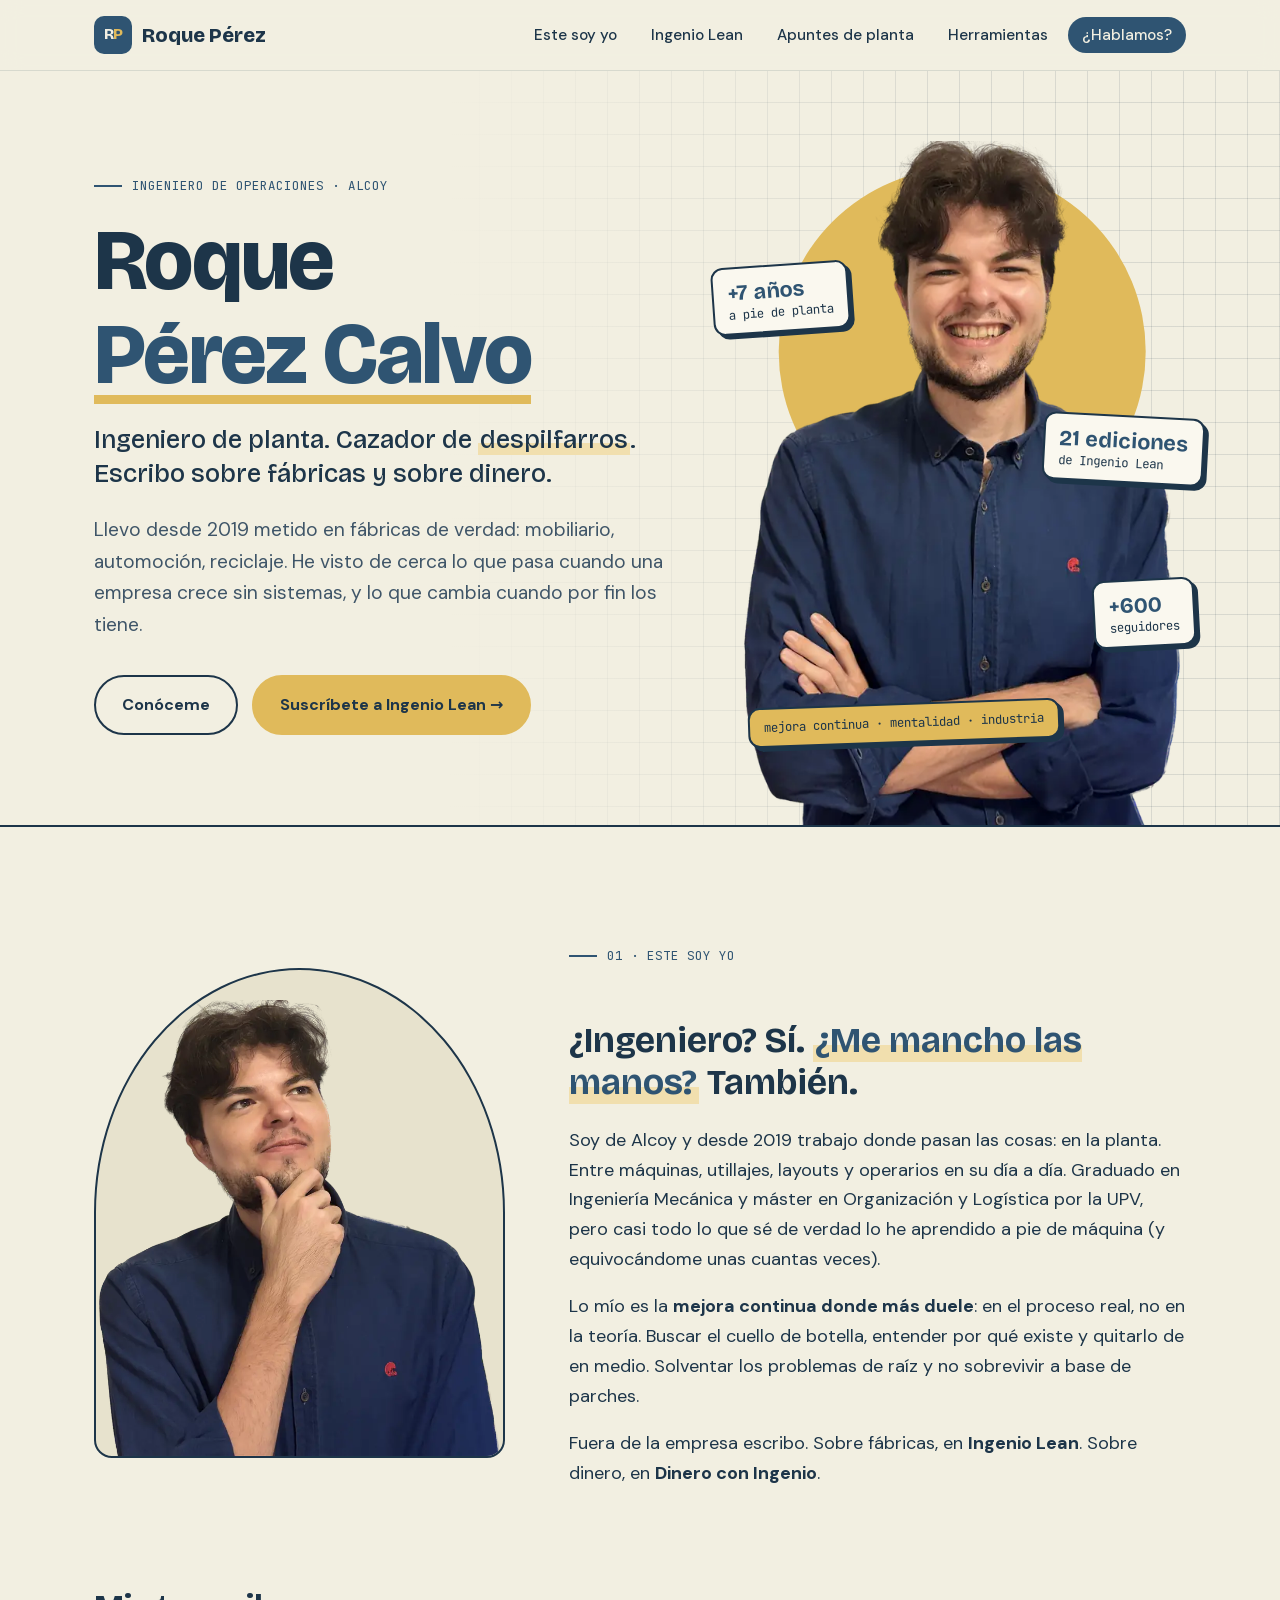
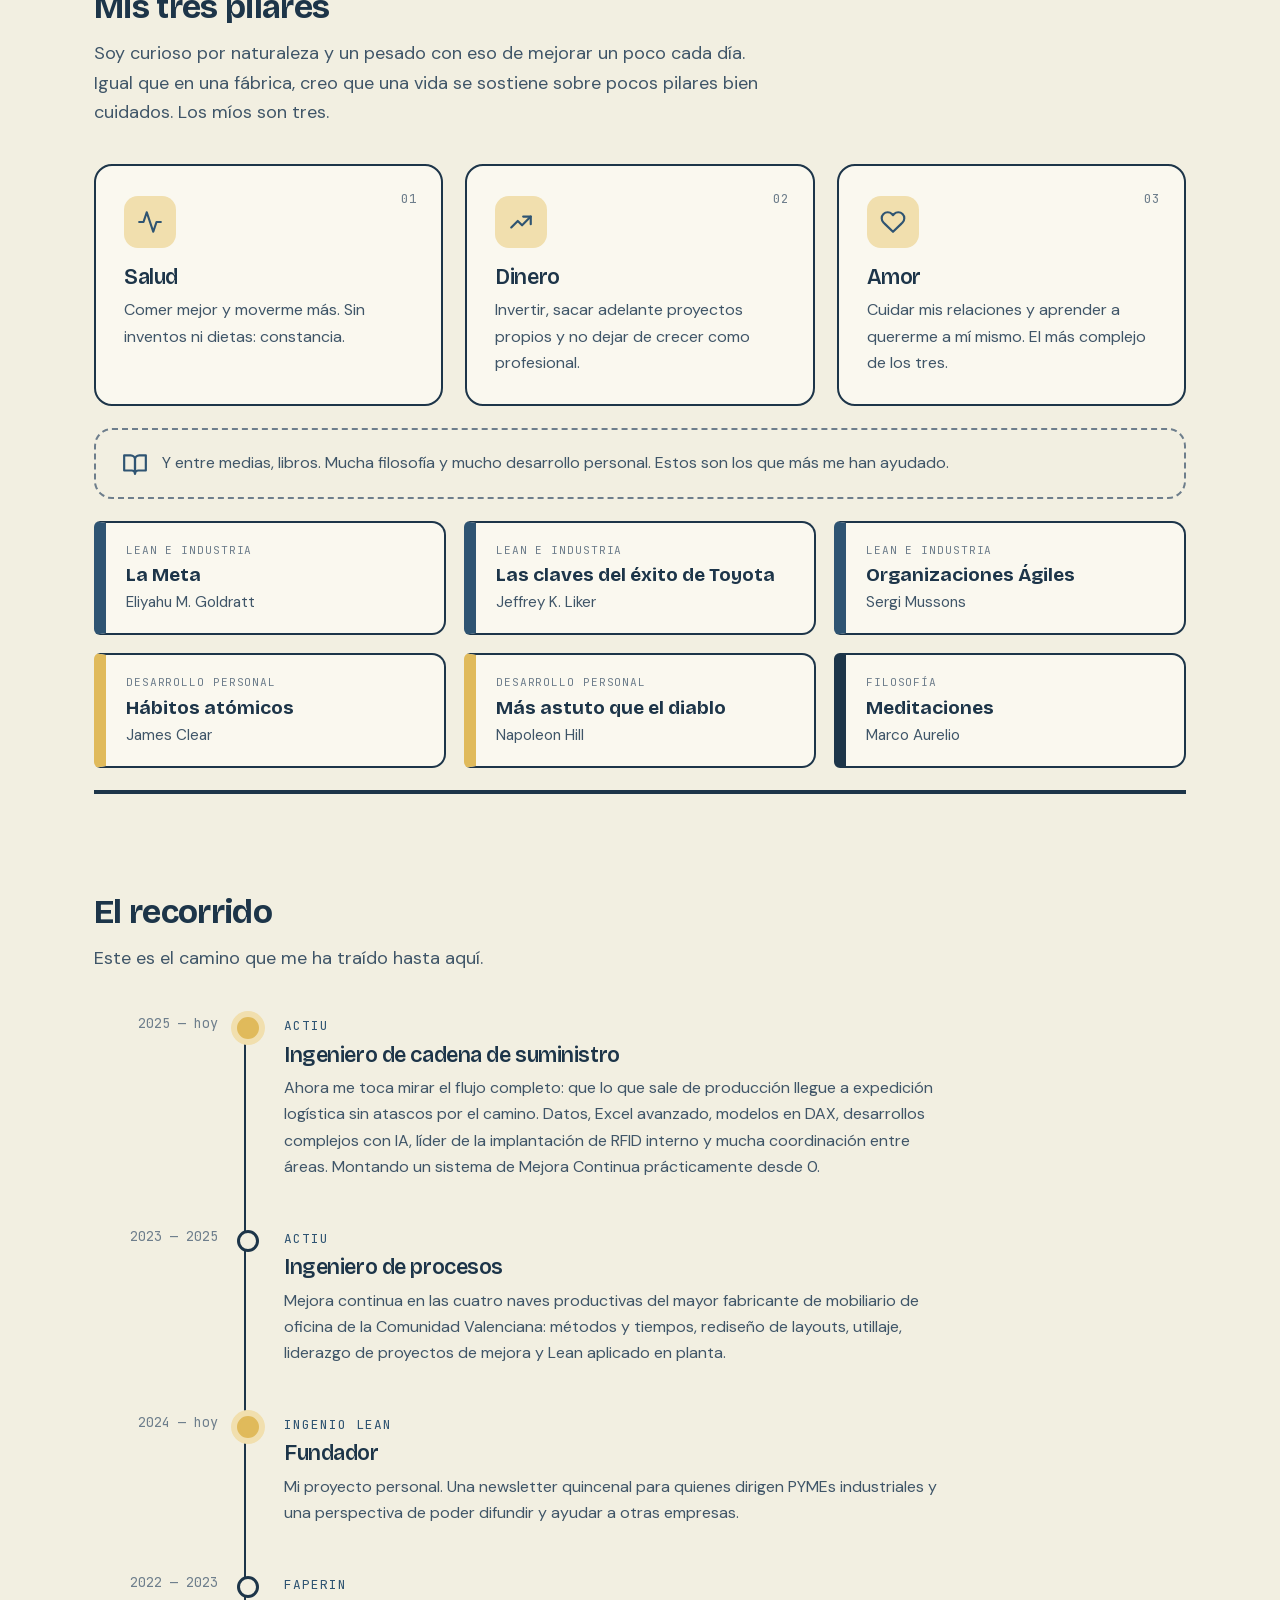
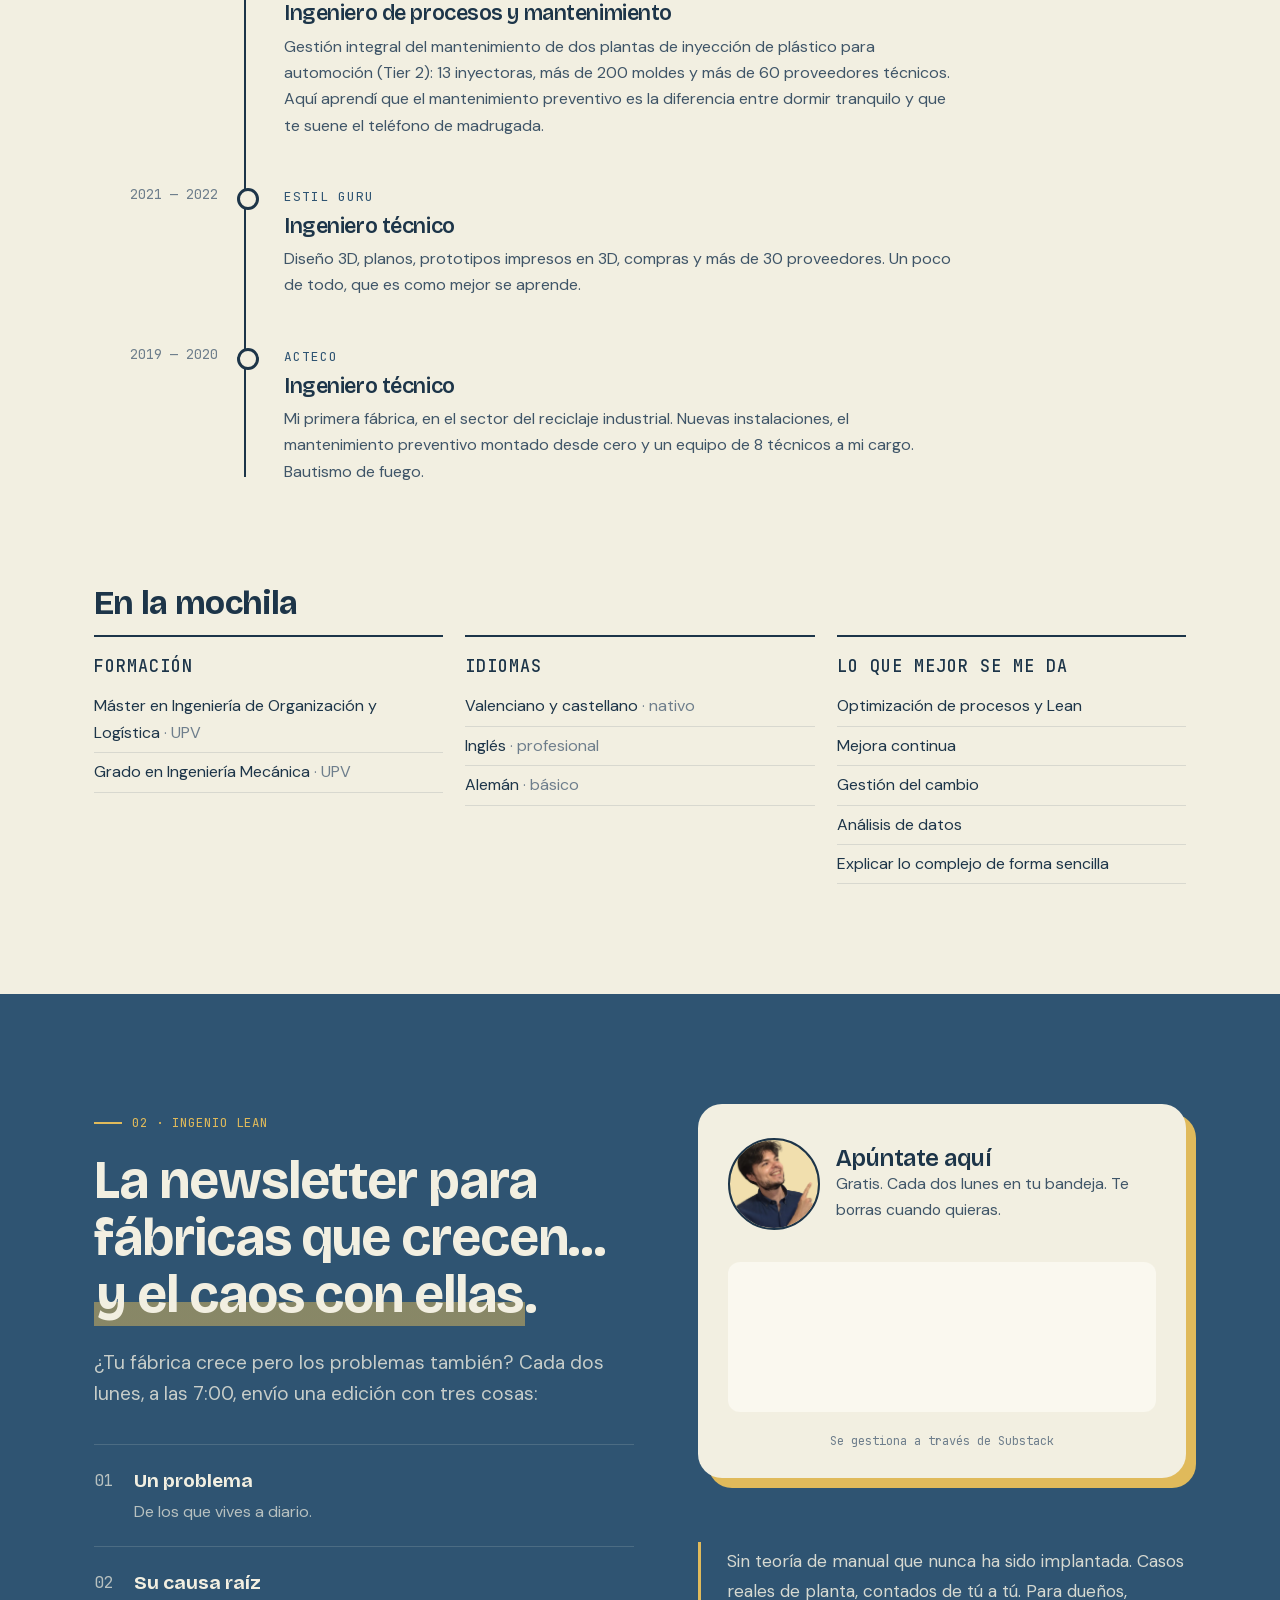
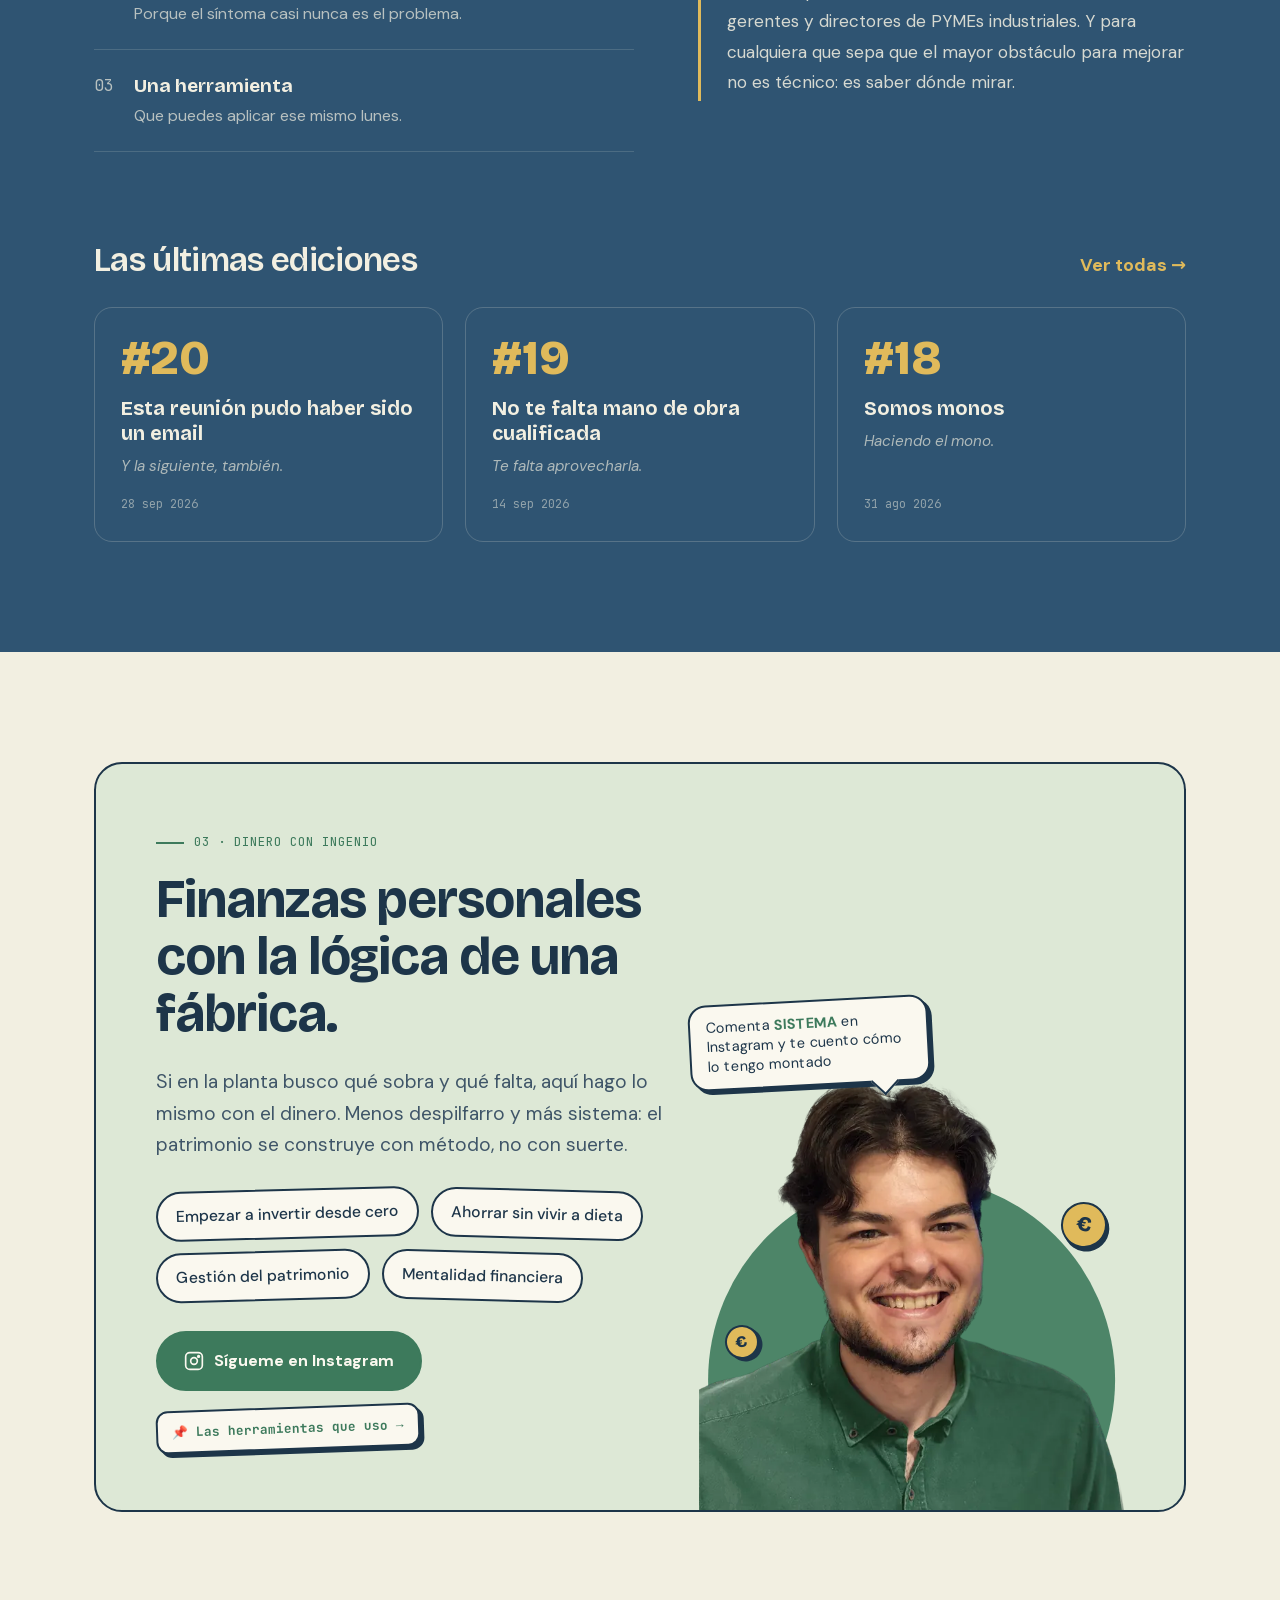
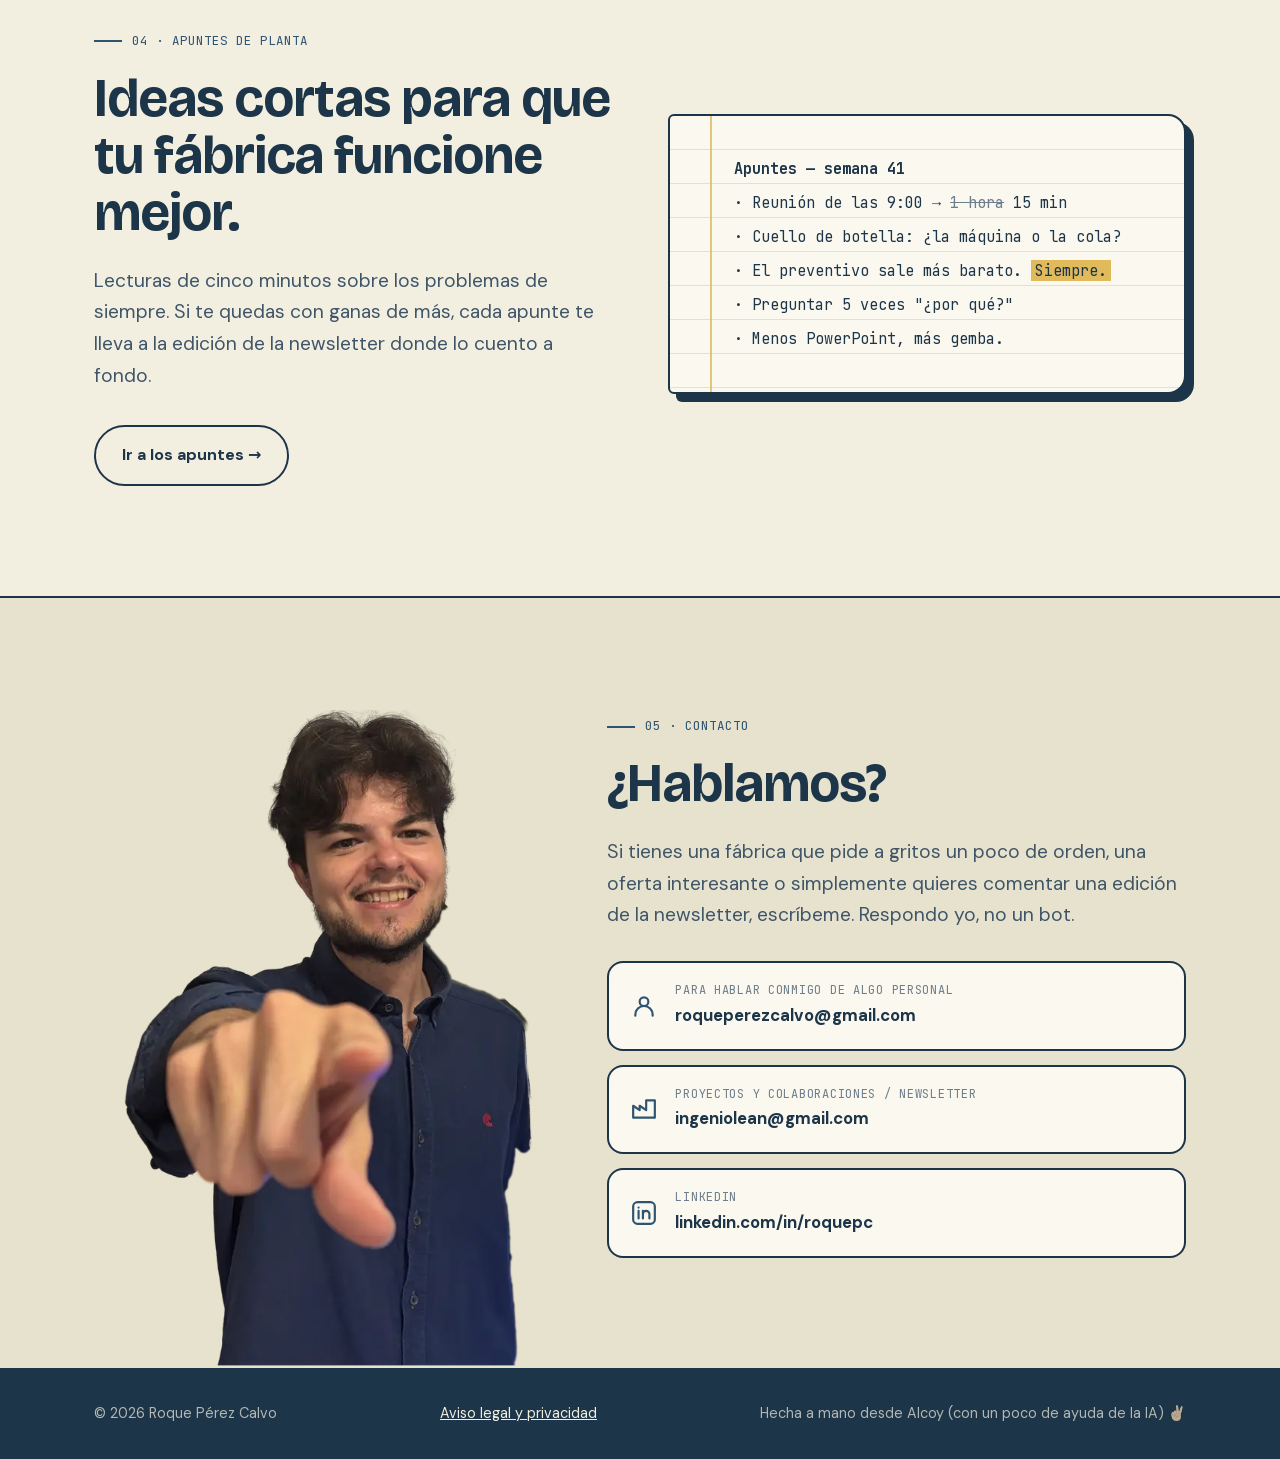
<file: index.html>
<!DOCTYPE html>
<html lang="es">
<head>
  <meta charset="UTF-8">
  <meta name="viewport" content="width=device-width, initial-scale=1.0">
  <title>Roque Pérez Calvo · Ingeniero de operaciones industriales y Lean</title>
  <meta name="description" content="Soy Roque Pérez Calvo, ingeniero de operaciones industriales desde 2019 (mobiliario, automoción y reciclaje). Escribo Ingenio Lean, la newsletter para quienes dirigen PYMEs industriales, y Dinero con Ingenio, sobre finanzas personales.">
  <meta name="author" content="Roque Pérez Calvo">
  <link rel="canonical" href="https://roqueperez.es/">

  <!-- Cómo se ve la web al compartirla en redes -->
  <meta property="og:type" content="website">
  <meta property="og:title" content="Roque Pérez Calvo · Ingeniero de planta que escribe sobre fábricas y dinero">
  <meta property="og:description" content="Mejora continua donde más duele: en el proceso real. Newsletter Ingenio Lean y proyecto Dinero con Ingenio.">
  <meta property="og:url" content="https://roqueperez.es/">
  <meta property="og:image" content="https://roqueperez.es/img/compartir.png">
  <meta property="og:image:width" content="1200">
  <meta property="og:image:height" content="630">
  <meta name="twitter:card" content="summary_large_image">
  <meta property="og:locale" content="es_ES">

  <!-- Ficha para Google: quién es Roque -->
  <script type="application/ld+json">
  {
    "@context": "https://schema.org",
    "@type": "Person",
    "name": "Roque Pérez Calvo",
    "url": "https://roqueperez.es/",
    "jobTitle": "Ingeniero de operaciones industriales",
    "description": "Ingeniero de operaciones industriales especializado en Lean y mejora continua. Fundador de Ingenio Lean.",
    "address": { "@type": "PostalAddress", "addressLocality": "Alcoy", "addressRegion": "Alicante", "addressCountry": "ES" },
    "alumniOf": { "@type": "CollegeOrUniversity", "name": "Universitat Politècnica de València" },
    "knowsAbout": ["Lean Manufacturing", "Mejora continua", "Optimización de procesos", "Cadena de suministro", "Finanzas personales"],
    "sameAs": ["https://www.linkedin.com/in/roquepc/", "https://ingeniolean.substack.com", "https://www.instagram.com/ingeniolean/", "https://www.instagram.com/dineroconingenio/"]
  }
  </script>

  <link rel="icon" href="favicon.svg" type="image/svg+xml">
  <link rel="stylesheet" href="estilos.css">
  <link rel="alternate" type="application/rss+xml" title="Apuntes de planta · Roque Pérez Calvo" href="https://roqueperez.es/apuntes-de-planta/feed.xml">
</head>
<body>
  <a class="saltar-contenido" href="#contenido">Saltar al contenido</a>

  <!-- ===================== CABECERA ===================== -->
  <header class="cabecera">
    <div class="contenedor">
      <a href="#inicio" class="logo"><span class="logo-marca">R<span>P</span></span>Roque Pérez</a>
      <button class="boton-menu" aria-label="Abrir menú" aria-expanded="false"><span></span><span></span><span></span></button>
      <ul class="menu">
        <li><a href="#este-soy-yo">Este soy yo</a></li>
        <li><a href="#ingenio-lean">Ingenio Lean</a></li>
        <li><a href="apuntes-de-planta/index.html">Apuntes de planta</a></li>
        <li><a href="herramientas/index.html">Herramientas</a></li>
        <li><a href="#contacto" class="menu-destacado">¿Hablamos?</a></li>
      </ul>
    </div>
  </header>

  <main id="contenido" tabindex="-1">

    <!-- ===================== PORTADA ===================== -->
    <section class="portada" id="inicio">
      <div class="contenedor">
        <div class="portada-texto">
          <p class="etiqueta" data-texto="portada.etiqueta">Ingeniero de operaciones · Alcoy</p>
          <h1>Roque <span class="apellidos">Pérez Calvo</span></h1>
          <p class="portada-lema" data-texto="portada.lema">Ingeniero de planta. Cazador de <span class="subrayado">despilfarros</span>. Escribo sobre fábricas y sobre dinero.</p>
          <p class="entradilla" data-texto="portada.entradilla">Llevo desde 2019 metido en fábricas de verdad: mobiliario, automoción, reciclaje. He visto de cerca lo que pasa cuando una empresa crece sin sistemas, y lo que cambia cuando por fin los tiene.</p>
          <div class="botones">
            <a href="#este-soy-yo" class="boton boton-secundario" data-texto="portada.boton-conoceme">Conóceme</a>
            <a href="#ingenio-lean" class="boton boton-principal" data-texto="portada.boton-suscribete">Suscríbete a Ingenio Lean →</a>
          </div>
        </div>
        <div class="portada-foto">
          <img src="img/roque-brazos-cruzados.webp" width="566" height="880" fetchpriority="high" alt="Roque Pérez Calvo sonriendo con los brazos cruzados">
          <div class="nota nota-1" data-texto="portada.nota-anos"><strong>+7 años</strong> a pie de planta</div>
          <div class="nota nota-2" data-texto="portada.nota-ediciones"><strong>21 ediciones</strong> de Ingenio Lean</div>
          <div class="nota nota-3" data-texto="portada.nota-amarilla">mejora continua · mentalidad · industria</div>
          <div class="nota nota-4" data-texto="portada.nota-seguidores"><strong>+600</strong> seguidores</div>
        </div>
      </div>
    </section>

    <!-- ===================== ESTE SOY YO ===================== -->
    <section class="seccion" id="este-soy-yo">
      <div class="contenedor">
        <div class="yo-intro">
          <div class="yo-foto aparece">
            <img src="img/roque-pensando.webp" width="787" height="880" loading="lazy" alt="Roque pensando, con la mano en la barbilla">
          </div>
          <div class="yo-texto aparece">
            <p class="etiqueta" data-texto="yo.etiqueta">01 · Este soy yo</p>
            <p class="gancho" data-texto="yo.gancho">¿Ingeniero? Sí. <span class="subrayado">¿Me mancho las manos?</span> También.</p>
            <div data-texto="yo.texto" data-formato="parrafos"><p>Soy de Alcoy y desde 2019 trabajo donde pasan las cosas: en la planta. Entre máquinas, utillajes, layouts y operarios en su día a día. Graduado en Ingeniería Mecánica y máster en Organización y Logística por la UPV, pero casi todo lo que sé de verdad lo he aprendido a pie de máquina (y equivocándome unas cuantas veces).</p><p>Lo mío es la <strong>mejora continua donde más duele</strong>: en el proceso real, no en la teoría. Buscar el cuello de botella, entender por qué existe y quitarlo de en medio. Solventar los problemas de raíz y no sobrevivir a base de parches.</p><p>Fuera de la empresa escribo. Sobre fábricas, en <strong>Ingenio Lean</strong>. Sobre dinero, en <strong>Dinero con Ingenio</strong>.</p></div>
          </div>
        </div>

        <!-- Pilares -->
        <h3 class="subtitulo aparece" data-texto="pilares.titulo">Mis tres pilares</h3>
        <p class="subtitulo-intro aparece" data-texto="pilares.intro">Soy curioso por naturaleza y un pesado con eso de mejorar un poco cada día. Igual que en una fábrica, creo que una vida se sostiene sobre pocos pilares bien cuidados. Los míos son tres.</p>
        <div class="pilares">
          <article class="pilar aparece">
            <span class="pilar-num">01</span>
            <div class="pilar-icono"><svg viewBox="0 0 24 24" fill="none" stroke="currentColor" stroke-width="2" stroke-linecap="round" stroke-linejoin="round"><path d="M22 12h-4l-3 9L9 3l-3 9H2"/></svg></div>
            <h3 data-texto="pilares.1.titulo">Salud</h3>
            <p data-texto="pilares.1.texto">Comer mejor y moverme más. Sin inventos ni dietas: constancia.</p>
          </article>
          <article class="pilar aparece">
            <span class="pilar-num">02</span>
            <div class="pilar-icono"><svg viewBox="0 0 24 24" fill="none" stroke="currentColor" stroke-width="2" stroke-linecap="round" stroke-linejoin="round"><path d="M3 17l6-6 4 4 8-8"/><path d="M14 7h7v7"/></svg></div>
            <h3 data-texto="pilares.2.titulo">Dinero</h3>
            <p data-texto="pilares.2.texto">Invertir, sacar adelante proyectos propios y no dejar de crecer como profesional.</p>
          </article>
          <article class="pilar aparece">
            <span class="pilar-num">03</span>
            <div class="pilar-icono"><svg viewBox="0 0 24 24" fill="none" stroke="currentColor" stroke-width="2" stroke-linecap="round" stroke-linejoin="round"><path d="M20.8 4.6a5.5 5.5 0 0 0-7.8 0L12 5.7l-1-1.1a5.5 5.5 0 0 0-7.8 7.8l1 1.1L12 21l7.8-7.5 1-1.1a5.5 5.5 0 0 0 0-7.8z"/></svg></div>
            <h3 data-texto="pilares.3.titulo">Amor</h3>
            <p data-texto="pilares.3.texto">Cuidar mis relaciones y aprender a quererme a mí mismo. El más complejo de los tres.</p>
          </article>
        </div>
        <div class="lecturas aparece">
          <svg viewBox="0 0 24 24" fill="none" stroke="currentColor" stroke-width="2" stroke-linecap="round" stroke-linejoin="round"><path d="M2 4h6a4 4 0 0 1 4 4v13a3 3 0 0 0-3-3H2z"/><path d="M22 4h-6a4 4 0 0 0-4 4v13a3 3 0 0 1 3-3h7z"/></svg>
          <span data-texto="pilares.libros">Y entre medias, libros. Mucha filosofía y mucho desarrollo personal. Estos son los que más me han ayudado.</span>
        </div>
        <!-- ROBOT:ESTANTERIA:INICIO -->
        <div class="estanteria aparece">
          <article class="libro libro-lean-e-industria">
            <span class="libro-categoria">Lean e industria</span>
            <h4>La Meta</h4>
            <span class="libro-autor">Eliyahu M. Goldratt</span>
          </article>
          <article class="libro libro-lean-e-industria">
            <span class="libro-categoria">Lean e industria</span>
            <h4>Las claves del éxito de Toyota</h4>
            <span class="libro-autor">Jeffrey K. Liker</span>
          </article>
          <article class="libro libro-lean-e-industria">
            <span class="libro-categoria">Lean e industria</span>
            <h4>Organizaciones Ágiles</h4>
            <span class="libro-autor">Sergi Mussons</span>
          </article>
          <article class="libro libro-desarrollo-personal">
            <span class="libro-categoria">Desarrollo personal</span>
            <h4>Hábitos atómicos</h4>
            <span class="libro-autor">James Clear</span>
          </article>
          <article class="libro libro-desarrollo-personal">
            <span class="libro-categoria">Desarrollo personal</span>
            <h4>Más astuto que el diablo</h4>
            <span class="libro-autor">Napoleon Hill</span>
          </article>
          <article class="libro libro-filosofia">
            <span class="libro-categoria">Filosofía</span>
            <h4>Meditaciones</h4>
            <span class="libro-autor">Marco Aurelio</span>
          </article>
        </div>
        <!-- ROBOT:ESTANTERIA:FIN -->

        <!-- Recorrido -->
        <h3 class="subtitulo aparece" data-texto="recorrido.titulo">El recorrido</h3>
        <p class="subtitulo-intro aparece" data-texto="recorrido.intro">Este es el camino que me ha traído hasta aquí.</p>
        <ol class="recorrido">
          <li class="hito actual aparece">
            <div class="hito-fecha" data-texto="recorrido.1.fechas">2025 — hoy</div>
            <div>
              <span class="hito-empresa" data-texto="recorrido.1.empresa">ACTIU</span>
              <h3 data-texto="recorrido.1.puesto">Ingeniero de cadena de suministro</h3>
              <p data-texto="recorrido.1.texto">Ahora me toca mirar el flujo completo: que lo que sale de producción llegue a expedición logística sin atascos por el camino. Datos, Excel avanzado, modelos en DAX, desarrollos complejos con IA, líder de la implantación de RFID interno y mucha coordinación entre áreas. Montando un sistema de Mejora Continua prácticamente desde 0.</p>
            </div>
          </li>
          <li class="hito aparece">
            <div class="hito-fecha" data-texto="recorrido.2.fechas">2023 — 2025</div>
            <div>
              <span class="hito-empresa" data-texto="recorrido.2.empresa">ACTIU</span>
              <h3 data-texto="recorrido.2.puesto">Ingeniero de procesos</h3>
              <p data-texto="recorrido.2.texto">Mejora continua en las cuatro naves productivas del mayor fabricante de mobiliario de oficina de la Comunidad Valenciana: métodos y tiempos, rediseño de layouts, utillaje, liderazgo de proyectos de mejora y Lean aplicado en planta.</p>
            </div>
          </li>
          <li class="hito actual aparece">
            <div class="hito-fecha" data-texto="recorrido.3.fechas">2024 — hoy</div>
            <div>
              <span class="hito-empresa" data-texto="recorrido.3.empresa">Ingenio Lean</span>
              <h3 data-texto="recorrido.3.puesto">Fundador</h3>
              <p data-texto="recorrido.3.texto">Mi proyecto personal. Una newsletter quincenal para quienes dirigen PYMEs industriales y una perspectiva de poder difundir y ayudar a otras empresas.</p>
            </div>
          </li>
          <li class="hito aparece">
            <div class="hito-fecha" data-texto="recorrido.4.fechas">2022 — 2023</div>
            <div>
              <span class="hito-empresa" data-texto="recorrido.4.empresa">FAPERIN</span>
              <h3 data-texto="recorrido.4.puesto">Ingeniero de procesos y mantenimiento</h3>
              <p data-texto="recorrido.4.texto">Gestión integral del mantenimiento de dos plantas de inyección de plástico para automoción (Tier 2): 13 inyectoras, más de 200 moldes y más de 60 proveedores técnicos. Aquí aprendí que el mantenimiento preventivo es la diferencia entre dormir tranquilo y que te suene el teléfono de madrugada.</p>
            </div>
          </li>
          <li class="hito aparece">
            <div class="hito-fecha" data-texto="recorrido.5.fechas">2021 — 2022</div>
            <div>
              <span class="hito-empresa" data-texto="recorrido.5.empresa">Estil Guru</span>
              <h3 data-texto="recorrido.5.puesto">Ingeniero técnico</h3>
              <p data-texto="recorrido.5.texto">Diseño 3D, planos, prototipos impresos en 3D, compras y más de 30 proveedores. Un poco de todo, que es como mejor se aprende.</p>
            </div>
          </li>
          <li class="hito aparece">
            <div class="hito-fecha" data-texto="recorrido.6.fechas">2019 — 2020</div>
            <div>
              <span class="hito-empresa" data-texto="recorrido.6.empresa">ACTECO</span>
              <h3 data-texto="recorrido.6.puesto">Ingeniero técnico</h3>
              <p data-texto="recorrido.6.texto">Mi primera fábrica, en el sector del reciclaje industrial. Nuevas instalaciones, el mantenimiento preventivo montado desde cero y un equipo de 8 técnicos a mi cargo. Bautismo de fuego.</p>
            </div>
          </li>
        </ol>

        <!-- Mochila -->
        <h3 class="subtitulo aparece" data-texto="mochila.titulo">En la mochila</h3>
        <div class="mochila">
          <div class="mochila-item aparece">
            <h3 data-texto="mochila.1.titulo">Formación</h3>
            <ul data-texto="mochila.1.lista" data-formato="lista"><li>Máster en Ingeniería de Organización y Logística <span>· UPV</span></li><li>Grado en Ingeniería Mecánica <span>· UPV</span></li></ul>
          </div>
          <div class="mochila-item aparece">
            <h3 data-texto="mochila.2.titulo">Idiomas</h3>
            <ul data-texto="mochila.2.lista" data-formato="lista"><li>Valenciano y castellano <span>· nativo</span></li><li>Inglés <span>· profesional</span></li><li>Alemán <span>· básico</span></li></ul>
          </div>
          <div class="mochila-item aparece">
            <h3 data-texto="mochila.3.titulo">Lo que mejor se me da</h3>
            <ul data-texto="mochila.3.lista" data-formato="lista"><li>Optimización de procesos y Lean</li><li>Mejora continua</li><li>Gestión del cambio</li><li>Análisis de datos</li><li>Explicar lo complejo de forma sencilla</li></ul>
          </div>
        </div>
      </div>
    </section>

    <!-- ===================== INGENIO LEAN ===================== -->
    <section class="seccion oscura" id="ingenio-lean">
      <div class="contenedor">
        <div class="lean-grid">
          <div class="aparece">
            <p class="etiqueta" data-texto="lean.etiqueta">02 · Ingenio Lean</p>
            <h2 data-texto="lean.titulo">La newsletter para fábricas que crecen… <span class="subrayado">y el caos con ellas</span>.</h2>
            <p class="entradilla" data-texto="lean.entradilla">¿Tu fábrica crece pero los problemas también? Cada dos lunes, a las 7:00, envío una edición con tres cosas:</p>
            <ol class="pasos">
              <li class="paso"><span class="paso-num">01</span><div><strong data-texto="lean.paso-1.titulo">Un problema</strong><span data-texto="lean.paso-1.texto">De los que vives a diario.</span></div></li>
              <li class="paso"><span class="paso-num">02</span><div><strong data-texto="lean.paso-2.titulo">Su causa raíz</strong><span data-texto="lean.paso-2.texto">Porque el síntoma casi nunca es el problema.</span></div></li>
              <li class="paso"><span class="paso-num">03</span><div><strong data-texto="lean.paso-3.titulo">Una herramienta</strong><span data-texto="lean.paso-3.texto">Que puedes aplicar ese mismo lunes.</span></div></li>
            </ol>
          </div>

          <div class="lean-lado">
          <div class="suscripcion aparece">
            <div class="suscripcion-cabecera">
              <img src="img/roque-senalando.webp" width="722" height="880" loading="lazy" alt="Roque señalando hacia arriba">
              <div>
                <h3 data-texto="lean.suscripcion-titulo">Apúntate aquí</h3>
                <p data-texto="lean.suscripcion-texto">Gratis. Cada dos lunes en tu bandeja. Te borras cuando quieras.</p>
              </div>
            </div>
            <iframe src="https://ingeniolean.substack.com/embed" title="Formulario de suscripción a Ingenio Lean" loading="lazy" scrolling="no"></iframe>
            <small data-texto="lean.suscripcion-nota">Se gestiona a través de Substack</small>
          </div>
            <p class="lean-para aparece" data-texto="lean.texto">Sin teoría de manual que nunca ha sido implantada. Casos reales de planta, contados de tú a tú. Para dueños, gerentes y directores de PYMEs industriales. Y para cualquiera que sepa que el mayor obstáculo para mejorar no es técnico: es saber dónde mirar.</p>
          </div>
        </div>

        <div class="ediciones-titulo aparece">
          <h3 data-texto="lean.ediciones-titulo">Las últimas ediciones</h3>
          <a href="https://ingeniolean.substack.com" target="_blank" rel="noopener" data-texto="lean.ediciones-enlace">Ver todas →</a>
        </div>
        <!-- ROBOT:EDICIONES:INICIO -->
        <div class="ediciones">
          <a class="edicion aparece" href="https://ingeniolean.substack.com/p/20-esta-reunion-pudo-haber-sido-un" target="_blank" rel="noopener">
            <span class="edicion-num">#20</span>
            <h4>Esta reunión pudo haber sido un email</h4>
            <p>Y la siguiente, también.</p>
            <span class="edicion-fecha">28 sep 2026</span>
          </a>
          <a class="edicion aparece" href="https://ingeniolean.substack.com/p/19-no-te-falta-mano-de-obra-cualificada" target="_blank" rel="noopener">
            <span class="edicion-num">#19</span>
            <h4>No te falta mano de obra cualificada</h4>
            <p>Te falta aprovecharla.</p>
            <span class="edicion-fecha">14 sep 2026</span>
          </a>
          <a class="edicion aparece" href="https://ingeniolean.substack.com/p/18-somos-monos" target="_blank" rel="noopener">
            <span class="edicion-num">#18</span>
            <h4>Somos monos</h4>
            <p>Haciendo el mono.</p>
            <span class="edicion-fecha">31 ago 2026</span>
          </a>
        </div>
        <!-- ROBOT:EDICIONES:FIN -->
        <!-- ROBOT:HERRAMIENTAS-PORTADA:INICIO -->
        <!-- ROBOT:HERRAMIENTAS-PORTADA:FIN -->
      </div>
    </section>

    <!-- ===================== DINERO CON INGENIO ===================== -->
    <section class="seccion" id="dinero-con-ingenio">
      <div class="contenedor">
        <div class="dinero aparece">
          <div class="dinero-texto">
            <p class="etiqueta" data-texto="dinero.etiqueta">03 · Dinero con Ingenio</p>
            <h2 data-texto="dinero.titulo">Finanzas personales con la lógica de una fábrica.</h2>
            <p class="entradilla" data-texto="dinero.entradilla">Si en la planta busco qué sobra y qué falta, aquí hago lo mismo con el dinero. Menos despilfarro y más sistema: el patrimonio se construye con método, no con suerte.</p>
            <div class="temas" data-texto="dinero.temas" data-formato="temas"><span class="tema">Empezar a invertir desde cero</span><span class="tema">Ahorrar sin vivir a dieta</span><span class="tema">Gestión del patrimonio</span><span class="tema">Mentalidad financiera</span></div>
            <div class="botones dinero-botones">
              <a href="https://www.instagram.com/dineroconingenio/" class="boton boton-verde" target="_blank" rel="noopener" data-goatcounter-click="portada-dinero-instagram"><svg viewBox="0 0 24 24" fill="none" stroke="currentColor" stroke-width="2" aria-hidden="true"><rect x="2" y="2" width="20" height="20" rx="5"/><circle cx="12" cy="12" r="4"/><circle cx="17.5" cy="6.5" r="1" fill="currentColor"/></svg><span data-texto="dinero.boton">Sígueme en Instagram</span></a>
              <a class="dinero-anotacion" href="dinero/index.html" data-goatcounter-click="portada-dinero-enlaces" data-texto="dinero.anotacion">📌 Las herramientas que uso →</a>
            </div>
          </div>
          <div class="dinero-foto">
            <a class="dinero-bocadillo" href="https://www.instagram.com/dineroconingenio/" target="_blank" rel="noopener" data-goatcounter-click="portada-dinero-sistema" data-texto="dinero.bocadillo">Comenta <strong>SISTEMA</strong> en Instagram y te cuento cómo lo tengo montado</a>
            <img src="img/roque-dinero.webp" width="617" height="640" loading="lazy" alt="Roque Pérez Calvo sonriendo, con camisa verde">
            <span class="dinero-moneda" aria-hidden="true">€</span>
            <span class="dinero-moneda dinero-moneda-2" aria-hidden="true">€</span>
          </div>
        </div>
      </div>
    </section>

    <!-- ===================== APUNTES DE PLANTA ===================== -->
    <section class="seccion" id="apuntes" style="padding-top: 0;">
      <div class="contenedor">
        <div class="apuntes">
          <div class="aparece">
            <p class="etiqueta" data-texto="apuntes.etiqueta">04 · Apuntes de planta</p>
            <h2 data-texto="apuntes.titulo">Ideas cortas para que tu fábrica funcione mejor.</h2>
            <p class="entradilla" data-texto="apuntes.entradilla">Lecturas de cinco minutos sobre los problemas de siempre. Si te quedas con ganas de más, cada apunte te lleva a la edición de la newsletter donde lo cuento a fondo.</p>
            <div class="botones">
              <a href="apuntes-de-planta/index.html" class="boton boton-secundario" data-texto="apuntes.boton">Ir a los apuntes →</a>
            </div>
          </div>
          <div class="libreta aparece" data-texto="apuntes.libreta" data-formato="libreta"><p><strong>Apuntes — semana 41</strong></p><p>· Reunión de las 9:00 → <span class="tachado">1 hora</span> 15 min</p><p>· Cuello de botella: ¿la máquina o la cola?</p><p>· El preventivo sale más barato. <span class="subrayado">Siempre.</span></p><p>· Preguntar 5 veces "¿por qué?"</p><p>· Menos PowerPoint, más gemba.</p></div>
        </div>
        <!-- ROBOT:ULTIMOS:INICIO -->
        <!-- ROBOT:ULTIMOS:FIN -->
      </div>
    </section>

    <!-- ===================== CONTACTO ===================== -->
    <section class="seccion seccion-contacto" id="contacto">
      <div class="contenedor">
        <div class="contacto">
          <div class="contacto-foto aparece">
            <img src="img/roque-te-senala.webp" width="562" height="880" loading="lazy" alt="Roque señalándote con el dedo">
          </div>
          <div class="contacto-texto aparece">
            <p class="etiqueta" data-texto="contacto.etiqueta">05 · Contacto</p>
            <h2 data-texto="contacto.titulo">¿Hablamos?</h2>
            <p class="entradilla" data-texto="contacto.entradilla">Si tienes una fábrica que pide a gritos un poco de orden, una oferta interesante o simplemente quieres comentar una edición de la newsletter, escríbeme. Respondo yo, no un bot.</p>
            <div class="contacto-tarjetas">
              <a class="tarjeta-contacto" href="#contacto" data-correo="roqueperezcalvo" data-dominio="gmail.com">
                <svg viewBox="0 0 24 24" fill="none" stroke="currentColor" stroke-width="2" stroke-linecap="round" stroke-linejoin="round"><circle cx="12" cy="8" r="4"/><path d="M4 21v-1a7 7 0 0 1 16 0v1"/></svg>
                <div><small data-texto="contacto.etiqueta-email-personal">Para hablar conmigo de algo personal</small><strong>roqueperezcalvo (arroba) gmail.com</strong></div>
              </a>
              <a class="tarjeta-contacto" href="#contacto" data-correo="ingeniolean" data-dominio="gmail.com">
                <svg viewBox="0 0 24 24" fill="none" stroke="currentColor" stroke-width="2" stroke-linecap="round" stroke-linejoin="round"><path d="M2 20V9l6 4V9l6 4V4h8v16z"/></svg>
                <div><small data-texto="contacto.etiqueta-email-proyectos">Proyectos y colaboraciones / newsletter</small><strong>ingeniolean (arroba) gmail.com</strong></div>
              </a>
              <a class="tarjeta-contacto" href="https://www.linkedin.com/in/roquepc/" target="_blank" rel="noopener">
                <svg viewBox="0 0 24 24" fill="none" stroke="currentColor" stroke-width="2" stroke-linecap="round" stroke-linejoin="round"><rect x="2" y="2" width="20" height="20" rx="4"/><path d="M7 10v7M7 7v.01M11 17v-7M11 13a3 3 0 0 1 6 0v4"/></svg>
                <div><small data-texto="contacto.etiqueta-linkedin">LinkedIn</small><strong>linkedin.com/in/roquepc</strong></div>
              </a>
            </div>
          </div>
        </div>
      </div>
    </section>

  </main>

  <footer class="pie">
    <div class="contenedor">
      <span>© 2026 Roque Pérez Calvo</span>
      <a href="aviso-legal/index.html">Aviso legal y privacidad</a>
      <span data-texto="pie.frase">Hecha a mano desde Alcoy (con un poco de ayuda de la IA) ✌🏻</span>
    </div>
  </footer>

  <script src="textos.js"></script>
  <script src="script.js"></script>
  <!-- Estadísticas de visitas (GoatCounter, sin cookies) -->
  <script data-goatcounter="https://ingeniolean.goatcounter.com/count" async src="https://gc.zgo.at/count.js"></script>
</body>
</html>
</file>
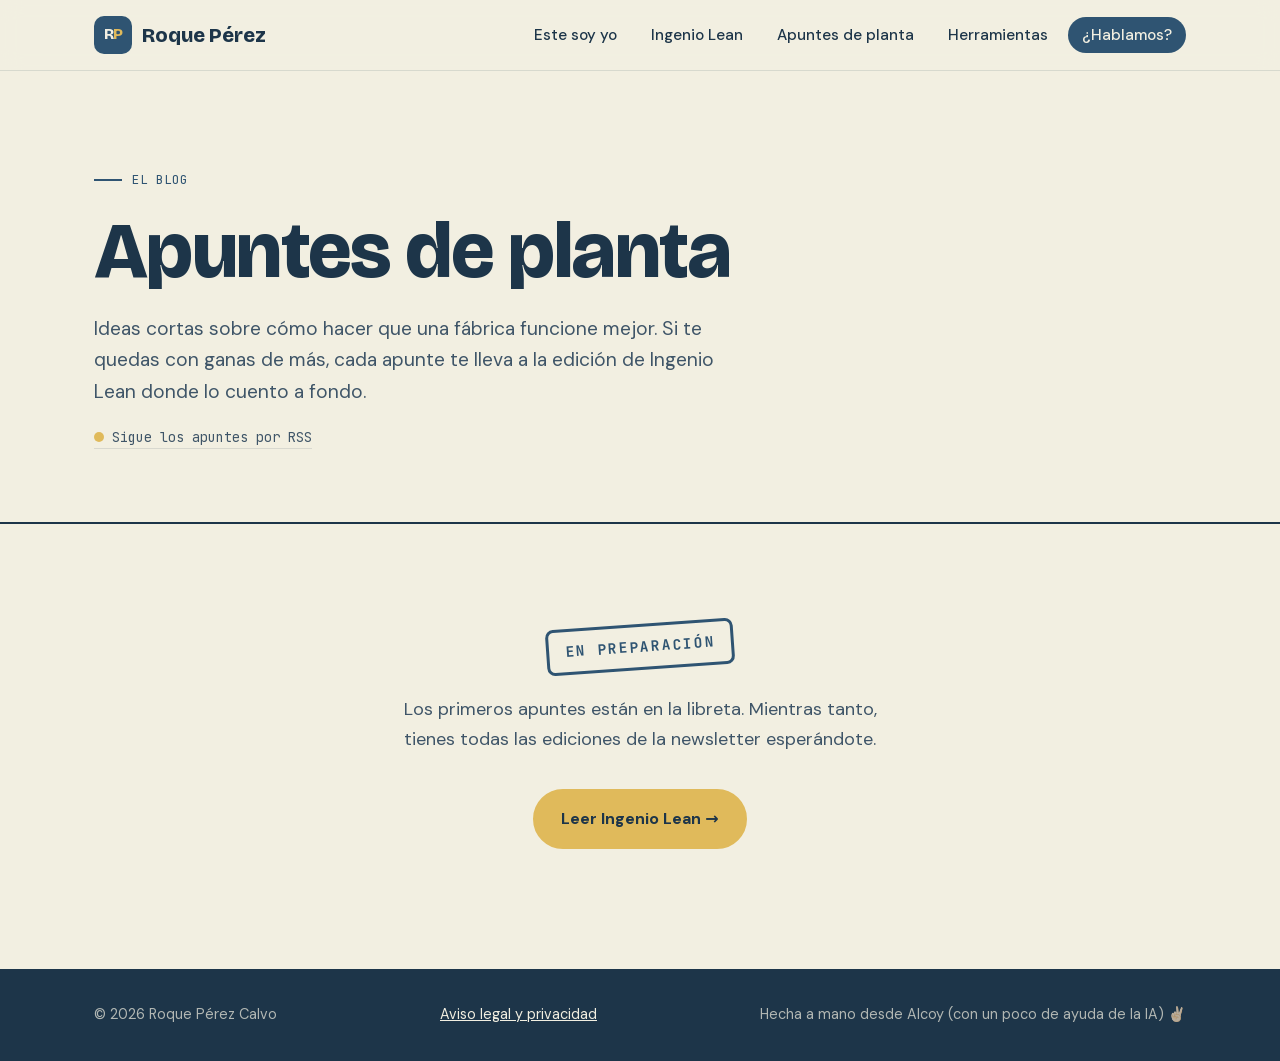
<file: apuntes-de-planta/index.html>
<!DOCTYPE html>
<html lang="es">
<head>
  <meta charset="UTF-8">
  <meta name="viewport" content="width=device-width, initial-scale=1.0">
  <title>Apuntes de planta · Roque Pérez Calvo</title>
  <meta name="description" content="Apuntes de planta: ideas cortas sobre Lean, mejora continua y cómo hacer que una fábrica funcione mejor. Por Roque Pérez Calvo, autor de la newsletter Ingenio Lean.">
  <meta name="author" content="Roque Pérez Calvo">
  <link rel="canonical" href="https://roqueperez.es/apuntes-de-planta/">

  <!-- Cómo se ve al compartirlo en redes -->
  <meta property="og:type" content="website">
  <meta property="og:title" content="Apuntes de planta · Roque Pérez Calvo">
  <meta property="og:description" content="Ideas cortas sobre Lean, mejora continua y cómo hacer que una fábrica funcione mejor.">
  <meta property="og:url" content="https://roqueperez.es/apuntes-de-planta/">
  <meta property="og:image" content="https://roqueperez.es/img/compartir-apuntes.png">
  <meta property="og:image:width" content="1200">
  <meta property="og:image:height" content="630">
  <meta property="og:locale" content="es_ES">
  <meta name="twitter:card" content="summary_large_image">

  <link rel="icon" href="../favicon.svg" type="image/svg+xml">
  <link rel="stylesheet" href="../estilos.css">
  <link rel="alternate" type="application/rss+xml" title="Apuntes de planta · Roque Pérez Calvo" href="https://roqueperez.es/apuntes-de-planta/feed.xml">
</head>
<body>
  <a class="saltar-contenido" href="#contenido">Saltar al contenido</a>

  <header class="cabecera">
    <div class="contenedor">
      <a href="../index.html" class="logo"><span class="logo-marca">R<span>P</span></span>Roque Pérez</a>
      <button class="boton-menu" aria-label="Abrir menú" aria-expanded="false"><span></span><span></span><span></span></button>
      <ul class="menu">
        <li><a href="../index.html#este-soy-yo">Este soy yo</a></li>
        <li><a href="../index.html#ingenio-lean">Ingenio Lean</a></li>
        <li><a href="index.html">Apuntes de planta</a></li>
        <li><a href="../herramientas/index.html">Herramientas</a></li>
        <li><a href="../index.html#contacto" class="menu-destacado">¿Hablamos?</a></li>
      </ul>
    </div>
  </header>

  <main id="contenido" tabindex="-1">
    <section class="blog-portada">
      <div class="contenedor">
        <p class="etiqueta" data-texto="blog.etiqueta">El blog</p>
        <h1 data-texto="blog.titulo">Apuntes de planta</h1>
        <p class="entradilla" data-texto="blog.intro">Ideas cortas sobre cómo hacer que una fábrica funcione mejor. Si te quedas con ganas de más, cada apunte te lleva a la edición de Ingenio Lean donde lo cuento a fondo.</p>
        <a class="rss-enlace" href="feed.xml" data-goatcounter-click="rss-apuntes">Sigue los apuntes por RSS</a>
      </div>
    </section>

    <!-- ROBOT:APUNTES:INICIO -->
    <section class="blog-vacio">
      <div class="contenedor">
        <span class="sello" data-texto="blog.sello">En preparación</span>
        <p data-texto="blog.texto-vacio">Los primeros apuntes están en la libreta. Mientras tanto, tienes todas las ediciones de la newsletter esperándote.</p>
        <div class="botones" style="justify-content: center;">
          <a href="https://ingeniolean.substack.com" class="boton boton-principal" target="_blank" rel="noopener" data-texto="blog.boton">Leer Ingenio Lean →</a>
        </div>
      </div>
    </section>
    <!-- ROBOT:APUNTES:FIN -->
  </main>

  <footer class="pie">
    <div class="contenedor">
      <span>© 2026 Roque Pérez Calvo</span>
      <a href="../aviso-legal/index.html">Aviso legal y privacidad</a>
      <span data-texto="pie.frase">Hecha a mano desde Alcoy (con un poco de ayuda de la IA) ✌🏻</span>
    </div>
  </footer>

  <script src="../textos.js"></script>
  <script src="../script.js"></script>
  <!-- Estadísticas de visitas (GoatCounter, sin cookies) -->
  <script data-goatcounter="https://ingeniolean.goatcounter.com/count" async src="https://gc.zgo.at/count.js"></script>
</body>
</html>
</file>
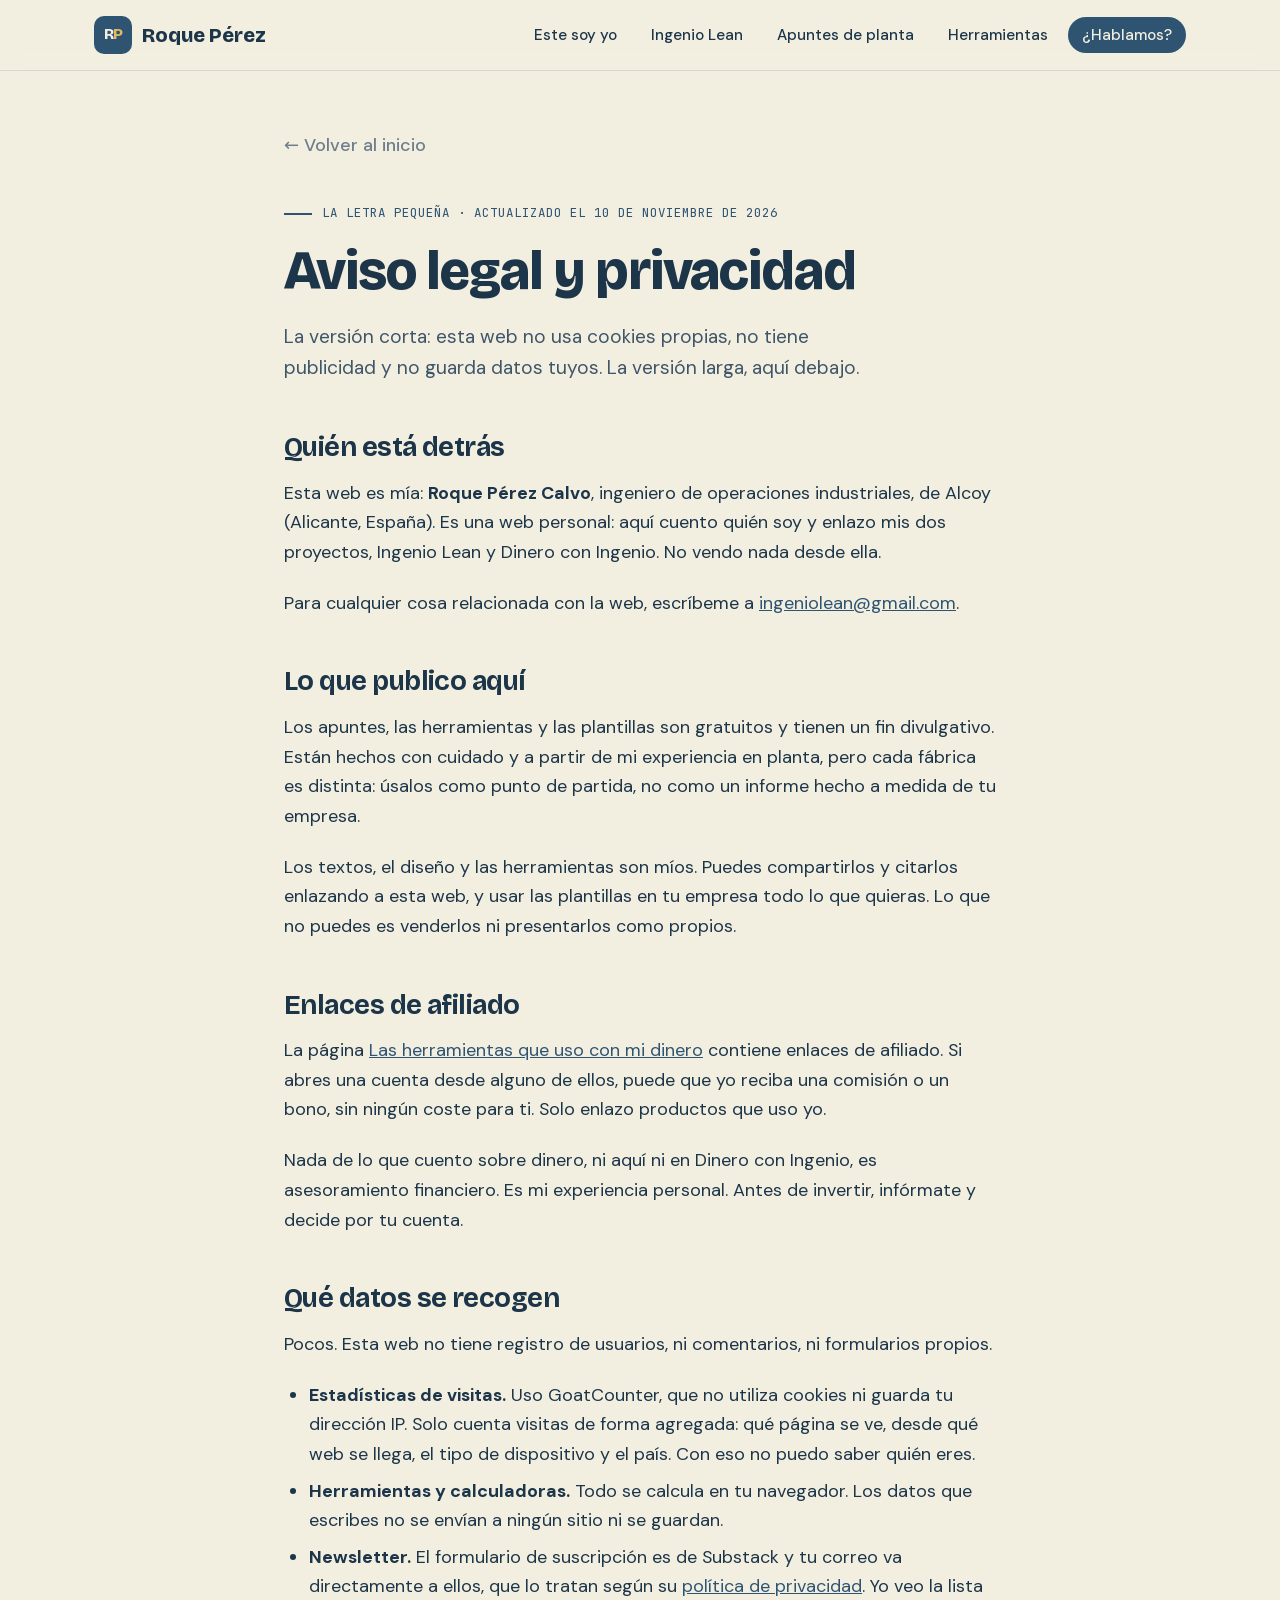
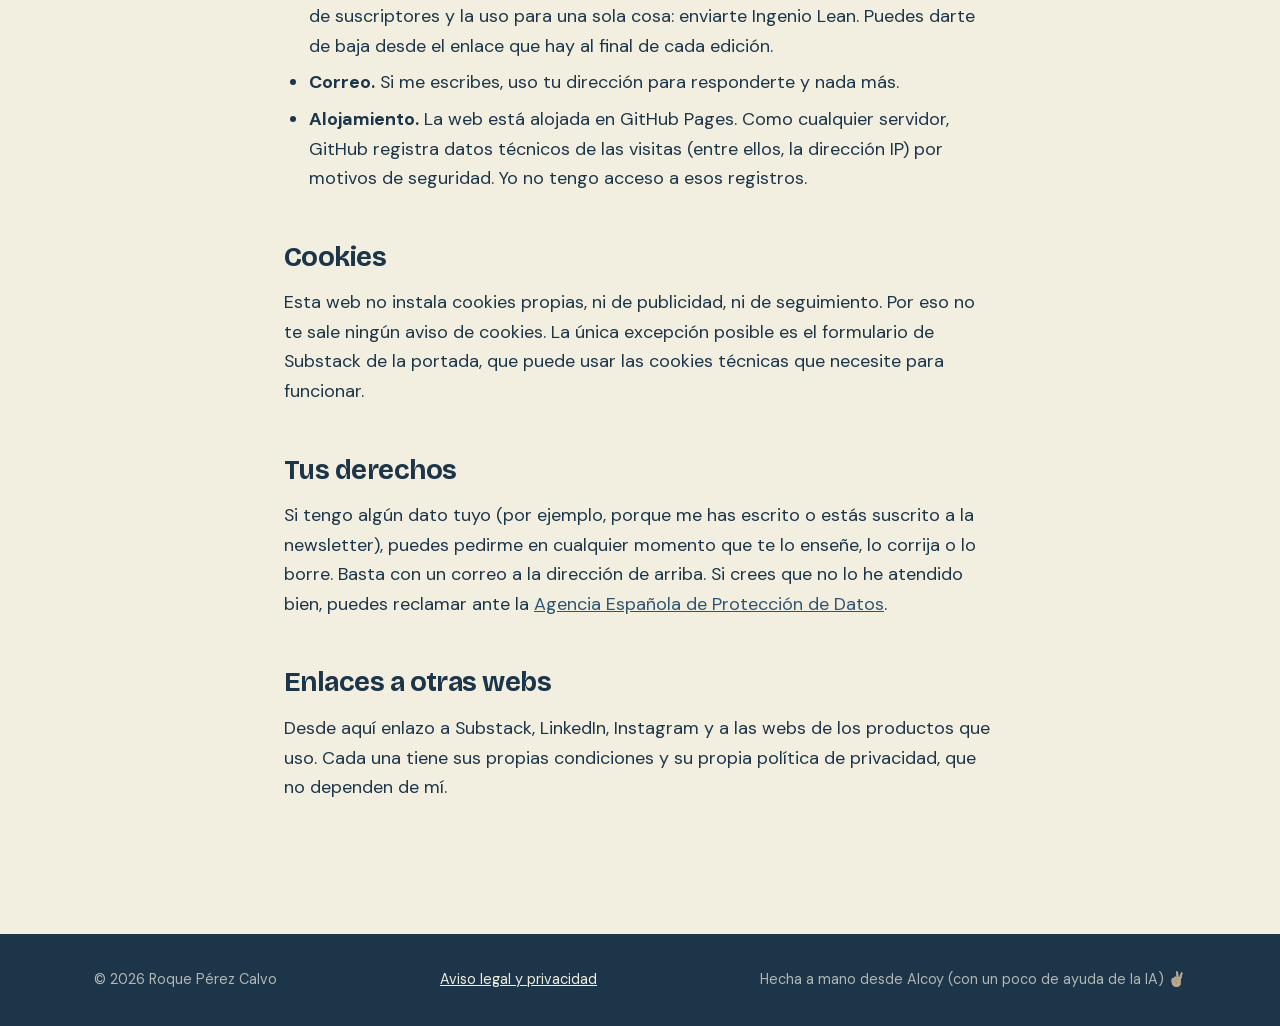
<file: aviso-legal/index.html>
<!DOCTYPE html>
<html lang="es">
<head>
  <meta charset="UTF-8">
  <meta name="viewport" content="width=device-width, initial-scale=1.0">
  <title>Aviso legal y privacidad · Roque Pérez Calvo</title>
  <meta name="description" content="Quién está detrás de roqueperez.es, cómo funcionan los enlaces de afiliado y qué datos se recogen en esta web (pocos: no hay cookies propias ni publicidad).">
  <meta name="author" content="Roque Pérez Calvo">
  <link rel="canonical" href="https://roqueperez.es/aviso-legal/">

  <!-- Cómo se ve al compartirlo en redes -->
  <meta property="og:type" content="website">
  <meta property="og:title" content="Aviso legal y privacidad · Roque Pérez Calvo">
  <meta property="og:description" content="Quién está detrás de roqueperez.es, cómo funcionan los enlaces de afiliado y qué datos se recogen en esta web (pocos: no hay cookies propias ni publicidad).">
  <meta property="og:url" content="https://roqueperez.es/aviso-legal/">
  <meta property="og:image" content="https://roqueperez.es/img/compartir-apuntes.png">
  <meta property="og:image:width" content="1200">
  <meta property="og:image:height" content="630">
  <meta property="og:locale" content="es_ES">
  <meta name="twitter:card" content="summary_large_image">

  <link rel="icon" href="../favicon.svg" type="image/svg+xml">
  <link rel="stylesheet" href="../estilos.css">
</head>
<body>

  <header class="cabecera">
    <div class="contenedor">
      <a href="../index.html" class="logo"><span class="logo-marca">R<span>P</span></span>Roque Pérez</a>
      <button class="boton-menu" aria-label="Abrir menú" aria-expanded="false"><span></span><span></span><span></span></button>
      <ul class="menu">
        <li><a href="../index.html#este-soy-yo">Este soy yo</a></li>
        <li><a href="../index.html#ingenio-lean">Ingenio Lean</a></li>
        <li><a href="../apuntes-de-planta/index.html">Apuntes de planta</a></li>
        <li><a href="../herramientas/index.html">Herramientas</a></li>
        <li><a href="../index.html#contacto" class="menu-destacado">¿Hablamos?</a></li>
      </ul>
    </div>
  </header>

  <main>
    <article class="apunte">
      <div class="contenedor apunte-contenedor">
        <a class="apunte-volver" href="../index.html">← Volver al inicio</a>
        <p class="etiqueta">La letra pequeña · actualizado el 10 de noviembre de 2026</p>
        <h1>Aviso legal y privacidad</h1>
        <p class="entradilla">La versión corta: esta web no usa cookies propias, no tiene publicidad y no guarda datos tuyos. La versión larga, aquí debajo.</p>
        <div class="apunte-cuerpo">
<h2>Quién está detrás</h2>
<p>Esta web es mía: <strong>Roque Pérez Calvo</strong>, ingeniero de operaciones industriales, de Alcoy (Alicante, España). Es una web personal: aquí cuento quién soy y enlazo mis dos proyectos, Ingenio Lean y Dinero con Ingenio. No vendo nada desde ella.</p>
<p>Para cualquier cosa relacionada con la web, escríbeme a <a href="../index.html#contacto" data-correo="ingeniolean" data-dominio="gmail.com">ingeniolean (arroba) gmail.com</a>.</p>

<h2>Lo que publico aquí</h2>
<p>Los apuntes, las herramientas y las plantillas son gratuitos y tienen un fin divulgativo. Están hechos con cuidado y a partir de mi experiencia en planta, pero cada fábrica es distinta: úsalos como punto de partida, no como un informe hecho a medida de tu empresa.</p>
<p>Los textos, el diseño y las herramientas son míos. Puedes compartirlos y citarlos enlazando a esta web, y usar las plantillas en tu empresa todo lo que quieras. Lo que no puedes es venderlos ni presentarlos como propios.</p>

<h2>Enlaces de afiliado</h2>
<p>La página <a href="../dinero/index.html">Las herramientas que uso con mi dinero</a> contiene enlaces de afiliado. Si abres una cuenta desde alguno de ellos, puede que yo reciba una comisión o un bono, sin ningún coste para ti. Solo enlazo productos que uso yo.</p>
<p>Nada de lo que cuento sobre dinero, ni aquí ni en Dinero con Ingenio, es asesoramiento financiero. Es mi experiencia personal. Antes de invertir, infórmate y decide por tu cuenta.</p>

<h2>Qué datos se recogen</h2>
<p>Pocos. Esta web no tiene registro de usuarios, ni comentarios, ni formularios propios.</p>
<ul>
<li><strong>Estadísticas de visitas.</strong> Uso GoatCounter, que no utiliza cookies ni guarda tu dirección IP. Solo cuenta visitas de forma agregada: qué página se ve, desde qué web se llega, el tipo de dispositivo y el país. Con eso no puedo saber quién eres.</li>
<li><strong>Herramientas y calculadoras.</strong> Todo se calcula en tu navegador. Los datos que escribes no se envían a ningún sitio ni se guardan.</li>
<li><strong>Newsletter.</strong> El formulario de suscripción es de Substack y tu correo va directamente a ellos, que lo tratan según su <a href="https://substack.com/privacy" target="_blank" rel="noopener">política de privacidad</a>. Yo veo la lista de suscriptores y la uso para una sola cosa: enviarte Ingenio Lean. Puedes darte de baja desde el enlace que hay al final de cada edición.</li>
<li><strong>Correo.</strong> Si me escribes, uso tu dirección para responderte y nada más.</li>
<li><strong>Alojamiento.</strong> La web está alojada en GitHub Pages. Como cualquier servidor, GitHub registra datos técnicos de las visitas (entre ellos, la dirección IP) por motivos de seguridad. Yo no tengo acceso a esos registros.</li>
</ul>

<h2>Cookies</h2>
<p>Esta web no instala cookies propias, ni de publicidad, ni de seguimiento. Por eso no te sale ningún aviso de cookies. La única excepción posible es el formulario de Substack de la portada, que puede usar las cookies técnicas que necesite para funcionar.</p>

<h2>Tus derechos</h2>
<p>Si tengo algún dato tuyo (por ejemplo, porque me has escrito o estás suscrito a la newsletter), puedes pedirme en cualquier momento que te lo enseñe, lo corrija o lo borre. Basta con un correo a la dirección de arriba. Si crees que no lo he atendido bien, puedes reclamar ante la <a href="https://www.aepd.es" target="_blank" rel="noopener">Agencia Española de Protección de Datos</a>.</p>

<h2>Enlaces a otras webs</h2>
<p>Desde aquí enlazo a Substack, LinkedIn, Instagram y a las webs de los productos que uso. Cada una tiene sus propias condiciones y su propia política de privacidad, que no dependen de mí.</p>
        </div>
      </div>
    </article>
  </main>

  <footer class="pie">
    <div class="contenedor">
      <span>© 2026 Roque Pérez Calvo</span>
      <a href="index.html">Aviso legal y privacidad</a>
      <span data-texto="pie.frase">Hecha a mano desde Alcoy (con un poco de ayuda de la IA) ✌🏻</span>
    </div>
  </footer>

  <script src="../textos.js"></script>
  <script src="../script.js"></script>
  <!-- Estadísticas de visitas (GoatCounter, sin cookies) -->
  <script data-goatcounter="https://ingeniolean.goatcounter.com/count" async src="https://gc.zgo.at/count.js"></script>
</body>
</html>
</file>
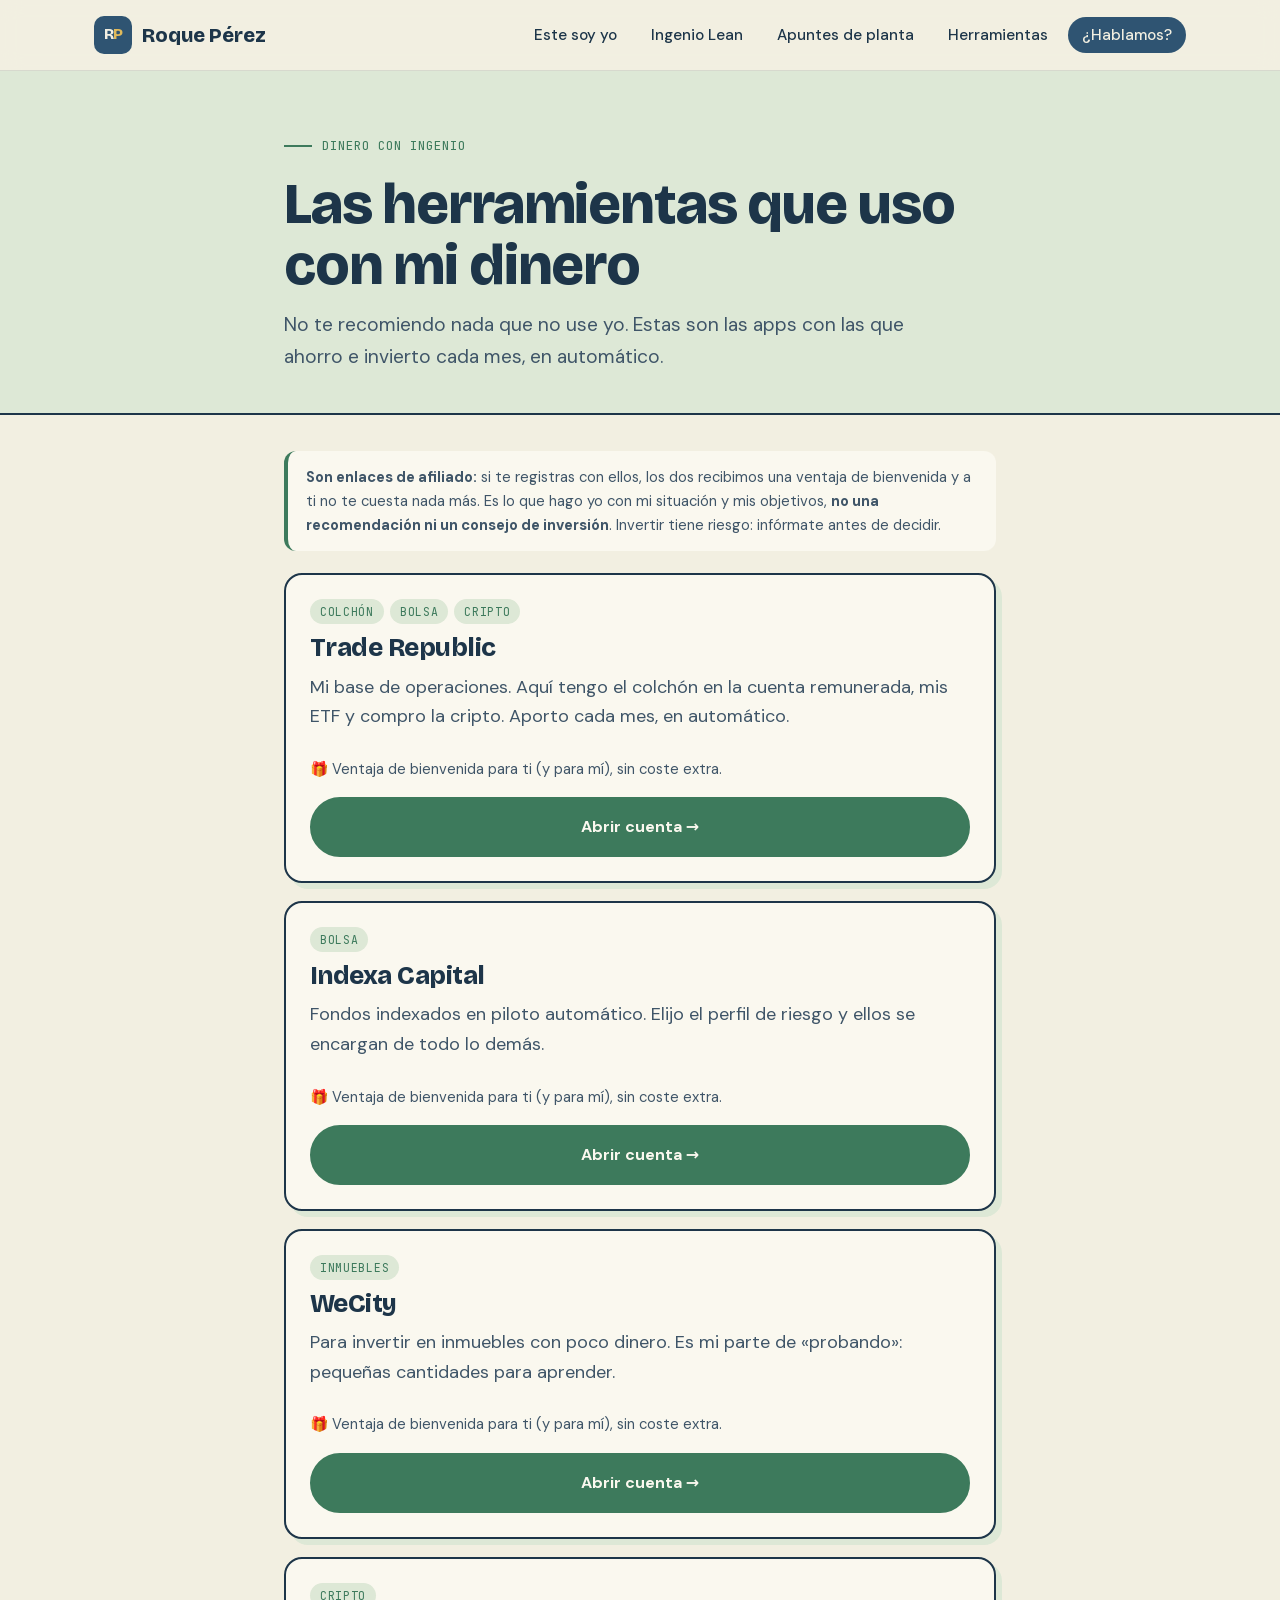
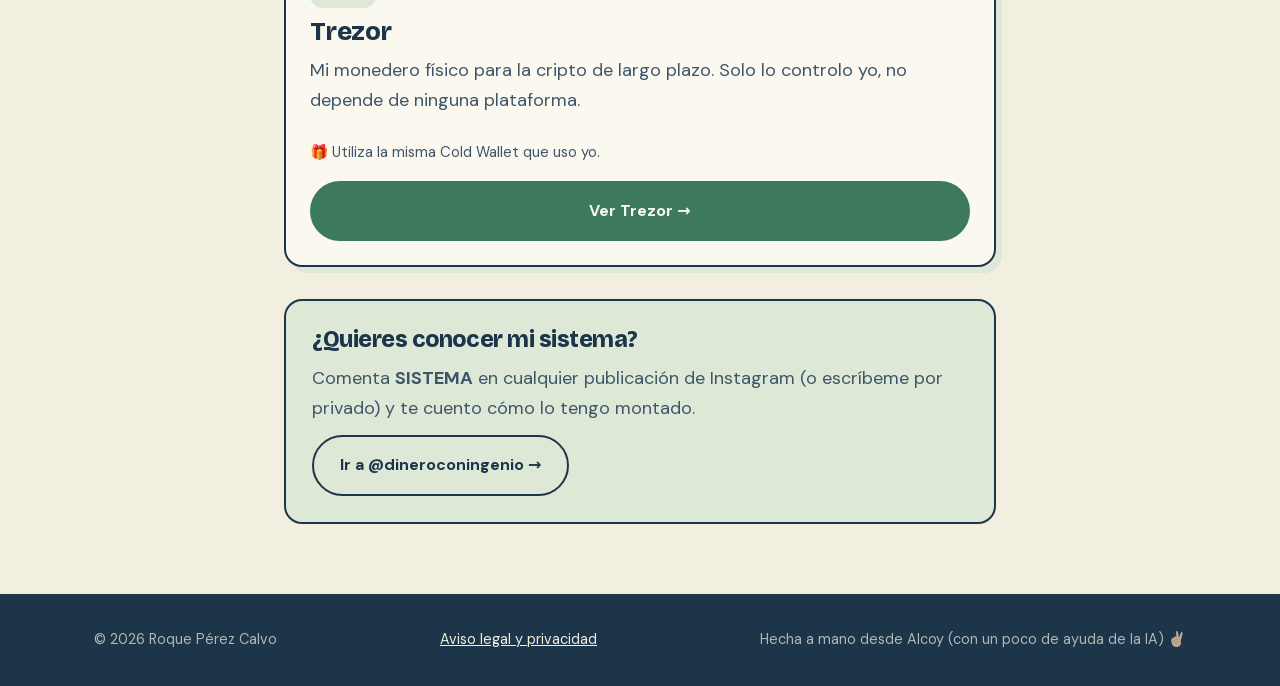
<file: dinero/index.html>
<!DOCTYPE html>
<html lang="es">
<head>
  <meta charset="UTF-8">
  <meta name="viewport" content="width=device-width, initial-scale=1.0">
  <title>Las herramientas que uso con mi dinero · Dinero con Ingenio</title>
  <meta name="description" content="Las apps con las que Roque Pérez ahorra e invierte cada mes: Trade Republic, Indexa Capital, WeCity y más. Dinero con Ingenio.">
  <meta name="author" content="Roque Pérez Calvo">
  <link rel="canonical" href="https://roqueperez.es/dinero/">

  <!-- Cómo se ve al compartirlo en redes -->
  <meta property="og:type" content="website">
  <meta property="og:title" content="Las herramientas que uso con mi dinero · Dinero con Ingenio">
  <meta property="og:description" content="No te recomiendo nada que no use yo. Las apps con las que ahorro e invierto cada mes.">
  <meta property="og:url" content="https://roqueperez.es/dinero/">
  <meta property="og:image" content="https://roqueperez.es/img/compartir-dinero.png">
  <meta property="og:image:width" content="1200">
  <meta property="og:image:height" content="630">
  <meta property="og:locale" content="es_ES">
  <meta name="twitter:card" content="summary_large_image">

  <link rel="icon" href="../favicon.svg" type="image/svg+xml">
  <link rel="stylesheet" href="../estilos.css">
  <link rel="alternate" type="application/rss+xml" title="Apuntes de planta · Roque Pérez Calvo" href="https://roqueperez.es/apuntes-de-planta/feed.xml">
</head>
<body>
  <a class="saltar-contenido" href="#contenido">Saltar al contenido</a>

  <header class="cabecera">
    <div class="contenedor">
      <a href="../index.html" class="logo"><span class="logo-marca">R<span>P</span></span>Roque Pérez</a>
      <button class="boton-menu" aria-label="Abrir menú" aria-expanded="false"><span></span><span></span><span></span></button>
      <ul class="menu">
        <li><a href="../index.html#este-soy-yo">Este soy yo</a></li>
        <li><a href="../index.html#ingenio-lean">Ingenio Lean</a></li>
        <li><a href="../apuntes-de-planta/index.html">Apuntes de planta</a></li>
        <li><a href="../herramientas/index.html">Herramientas</a></li>
        <li><a href="../index.html#contacto" class="menu-destacado">¿Hablamos?</a></li>
      </ul>
    </div>
  </header>

  <main id="contenido" tabindex="-1" class="dinero-enlaces">
    <section class="dinero-enlaces-portada">
      <div class="contenedor">
        <p class="etiqueta" data-texto="dinero-enlaces.etiqueta">Dinero con Ingenio</p>
        <h1 data-texto="dinero-enlaces.titulo">Las herramientas que uso con mi dinero</h1>
        <p class="entradilla" data-texto="dinero-enlaces.intro">No te recomiendo nada que no use yo. Estas son las apps con las que ahorro e invierto cada mes, en automático.</p>
      </div>
    </section>

    <section class="dinero-enlaces-lista">
      <div class="contenedor">
        <p class="dinero-aviso" data-texto="dinero-enlaces.aviso"><strong>Son enlaces de afiliado:</strong> si te registras con ellos, los dos recibimos una ventaja de bienvenida y a ti no te cuesta nada más. Es lo que hago yo con mi situación y mis objetivos, <strong>no una recomendación ni un consejo de inversión</strong>. Invertir tiene riesgo: infórmate antes de decidir.</p>

        <!-- ROBOT:ENLACES:INICIO -->
        <div class="afiliados">
          <article class="afiliado">
            <div class="afiliado-bloques"><span>Colchón</span><span>Bolsa</span><span>Cripto</span></div>
            <h2>Trade Republic</h2>
            <p>Mi base de operaciones. Aquí tengo el colchón en la cuenta remunerada, mis ETF y compro la cripto. Aporto cada mes, en automático.</p>
            <p class="afiliado-ventaja">Ventaja de bienvenida para ti (y para mí), sin coste extra.</p>
            <a class="boton afiliado-boton" href="https://refnocode.trade.re/9g05p0tl" target="_blank" rel="sponsored noopener" data-goatcounter-click="afiliado-trade-republic">Abrir cuenta →</a>
          </article>
          <article class="afiliado">
            <div class="afiliado-bloques"><span>Bolsa</span></div>
            <h2>Indexa Capital</h2>
            <p>Fondos indexados en piloto automático. Elijo el perfil de riesgo y ellos se encargan de todo lo demás.</p>
            <p class="afiliado-ventaja">Ventaja de bienvenida para ti (y para mí), sin coste extra.</p>
            <a class="boton afiliado-boton" href="https://indexacapital.com/t/Cm5Iyj" target="_blank" rel="sponsored noopener" data-goatcounter-click="afiliado-indexa-capital">Abrir cuenta →</a>
          </article>
          <article class="afiliado">
            <div class="afiliado-bloques"><span>Inmuebles</span></div>
            <h2>WeCity</h2>
            <p>Para invertir en inmuebles con poco dinero. Es mi parte de «probando»: pequeñas cantidades para aprender.</p>
            <p class="afiliado-ventaja">Ventaja de bienvenida para ti (y para mí), sin coste extra.</p>
            <a class="boton afiliado-boton" href="https://www.wecity.com/registro/?code=AQCL0M" target="_blank" rel="sponsored noopener" data-goatcounter-click="afiliado-wecity">Abrir cuenta →</a>
          </article>
          <article class="afiliado">
            <div class="afiliado-bloques"><span>Cripto</span></div>
            <h2>Trezor</h2>
            <p>Mi monedero físico para la cripto de largo plazo. Solo lo controlo yo, no depende de ninguna plataforma.</p>
            <p class="afiliado-ventaja">Utiliza la misma Cold Wallet que uso yo.</p>
            <a class="boton afiliado-boton" href="https://affil.trezor.io/SH17i" target="_blank" rel="sponsored noopener" data-goatcounter-click="afiliado-trezor">Ver Trezor →</a>
          </article>
        </div>
        <!-- ROBOT:ENLACES:FIN -->

        <aside class="dinero-sistema">
          <h2 data-texto="dinero-enlaces.sistema-titulo">¿Quieres conocer mi sistema?</h2>
          <p data-texto="dinero-enlaces.sistema-texto">Comenta <strong>SISTEMA</strong> en cualquier publicación de Instagram (o escríbeme por privado) y te cuento cómo lo tengo montado.</p>
          <a class="boton boton-secundario" href="https://www.instagram.com/dineroconingenio/" target="_blank" rel="noopener" data-goatcounter-click="dinero-enlaces-instagram">Ir a @dineroconingenio →</a>
        </aside>
      </div>
    </section>
  </main>

  <footer class="pie">
    <div class="contenedor">
      <span>© 2026 Roque Pérez Calvo</span>
      <a href="../aviso-legal/index.html">Aviso legal y privacidad</a>
      <span data-texto="pie.frase">Hecha a mano desde Alcoy (con un poco de ayuda de la IA) ✌🏻</span>
    </div>
  </footer>

  <script src="../textos.js"></script>
  <script src="../script.js"></script>
  <!-- Estadísticas de visitas (GoatCounter, sin cookies) -->
  <script data-goatcounter="https://ingeniolean.goatcounter.com/count" async src="https://gc.zgo.at/count.js"></script>
</body>
</html>
</file>
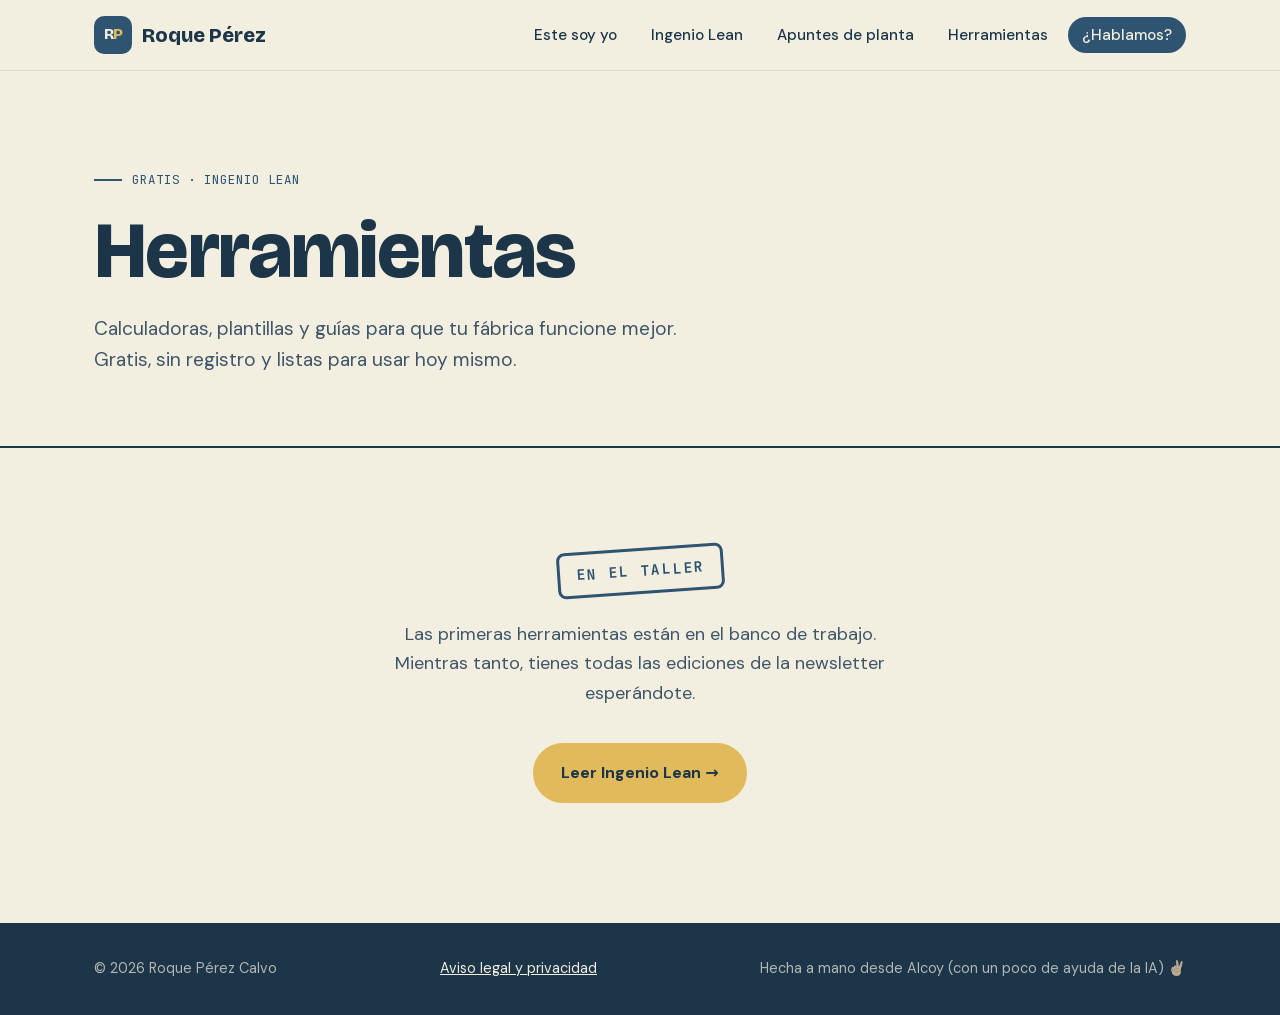
<file: herramientas/index.html>
<!DOCTYPE html>
<html lang="es">
<head>
  <meta charset="UTF-8">
  <meta name="viewport" content="width=device-width, initial-scale=1.0">
  <title>Herramientas para tu fábrica · Roque Pérez Calvo</title>
  <meta name="description" content="Herramientas para tu fábrica: calculadoras, plantillas y guías gratuitas de Ingenio Lean para pymes industriales. Por Roque Pérez Calvo.">
  <meta name="author" content="Roque Pérez Calvo">
  <link rel="canonical" href="https://roqueperez.es/herramientas/">

  <!-- Cómo se ve al compartirlo en redes -->
  <meta property="og:type" content="website">
  <meta property="og:title" content="Herramientas para tu fábrica · Roque Pérez Calvo">
  <meta property="og:description" content="Calculadoras, plantillas y guías gratuitas para que tu fábrica funcione mejor.">
  <meta property="og:url" content="https://roqueperez.es/herramientas/">
  <meta property="og:image" content="https://roqueperez.es/img/compartir-herramientas.png">
  <meta property="og:image:width" content="1200">
  <meta property="og:image:height" content="630">
  <meta property="og:locale" content="es_ES">
  <meta name="twitter:card" content="summary_large_image">

  <link rel="icon" href="../favicon.svg" type="image/svg+xml">
  <link rel="stylesheet" href="../estilos.css">
  <link rel="alternate" type="application/rss+xml" title="Apuntes de planta · Roque Pérez Calvo" href="https://roqueperez.es/apuntes-de-planta/feed.xml">
</head>
<body>
  <a class="saltar-contenido" href="#contenido">Saltar al contenido</a>

  <header class="cabecera">
    <div class="contenedor">
      <a href="../index.html" class="logo"><span class="logo-marca">R<span>P</span></span>Roque Pérez</a>
      <button class="boton-menu" aria-label="Abrir menú" aria-expanded="false"><span></span><span></span><span></span></button>
      <ul class="menu">
        <li><a href="../index.html#este-soy-yo">Este soy yo</a></li>
        <li><a href="../index.html#ingenio-lean">Ingenio Lean</a></li>
        <li><a href="../apuntes-de-planta/index.html">Apuntes de planta</a></li>
        <li><a href="index.html">Herramientas</a></li>
        <li><a href="../index.html#contacto" class="menu-destacado">¿Hablamos?</a></li>
      </ul>
    </div>
  </header>

  <main id="contenido" tabindex="-1">
    <section class="blog-portada">
      <div class="contenedor">
        <p class="etiqueta" data-texto="herramientas.etiqueta">Gratis · Ingenio Lean</p>
        <h1 data-texto="herramientas.titulo">Herramientas</h1>
        <p class="entradilla" data-texto="herramientas.intro">Calculadoras, plantillas y guías para que tu fábrica funcione mejor. Gratis, sin registro y listas para usar hoy mismo.</p>
      </div>
    </section>

    <!-- ROBOT:HERRAMIENTAS:INICIO -->
    <section class="blog-vacio">
      <div class="contenedor">
        <span class="sello" data-texto="herramientas.sello">En el taller</span>
        <p data-texto="herramientas.texto-vacio">Las primeras herramientas están en el banco de trabajo. Mientras tanto, tienes todas las ediciones de la newsletter esperándote.</p>
        <div class="botones" style="justify-content: center;">
          <a href="https://ingeniolean.substack.com" class="boton boton-principal" target="_blank" rel="noopener" data-texto="blog.boton">Leer Ingenio Lean →</a>
        </div>
      </div>
    </section>
    <!-- ROBOT:HERRAMIENTAS:FIN -->
  </main>

  <footer class="pie">
    <div class="contenedor">
      <span>© 2026 Roque Pérez Calvo</span>
      <a href="../aviso-legal/index.html">Aviso legal y privacidad</a>
      <span data-texto="pie.frase">Hecha a mano desde Alcoy (con un poco de ayuda de la IA) ✌🏻</span>
    </div>
  </footer>

  <script src="../textos.js"></script>
  <script src="../script.js"></script>
  <!-- Estadísticas de visitas (GoatCounter, sin cookies) -->
  <script data-goatcounter="https://ingeniolean.goatcounter.com/count" async src="https://gc.zgo.at/count.js"></script>
</body>
</html>
</file>
<file: estilos.css>
/* ==========================================================
   Web personal de Roque Pérez Calvo — hoja de estilos
   Paleta de Ingenio Lean: #F2EFE1 (fondos), #2F5472 (principal), #E0BA5B (secundario)
   ========================================================== */

/* Tipografías de la web, alojadas aquí mismo (antes se cargaban desde Google Fonts).
   Bricolage Grotesque, DM Sans y JetBrains Mono: licencia SIL Open Font License. */
@font-face { font-family: 'Bricolage Grotesque'; font-style: normal; font-weight: 500 800; font-stretch: 100%; font-display: swap; src: url(fuentes/bricolage-grotesque-latin-ext.woff2) format('woff2'); unicode-range: U+0100-02BA, U+02BD-02C5, U+02C7-02CC, U+02CE-02D7, U+02DD-02FF, U+0304, U+0308, U+0329, U+1D00-1DBF, U+1E00-1E9F, U+1EF2-1EFF, U+2020, U+20A0-20AB, U+20AD-20C4, U+2113, U+2C60-2C7F, U+A720-A7FF; }
@font-face { font-family: 'Bricolage Grotesque'; font-style: normal; font-weight: 500 800; font-stretch: 100%; font-display: swap; src: url(fuentes/bricolage-grotesque-latin.woff2) format('woff2'); unicode-range: U+0000-00FF, U+0131, U+0152-0153, U+02BB-02BC, U+02C6, U+02DA, U+02DC, U+0304, U+0308, U+0329, U+2000-206F, U+20AC, U+2122, U+2191, U+2193, U+2212, U+2215, U+FEFF, U+FFFD; }
@font-face { font-family: 'DM Sans'; font-style: italic; font-weight: 400; font-display: swap; src: url(fuentes/dm-sans-cursiva-latin-ext.woff2) format('woff2'); unicode-range: U+0100-02BA, U+02BD-02C5, U+02C7-02CC, U+02CE-02D7, U+02DD-02FF, U+0304, U+0308, U+0329, U+1D00-1DBF, U+1E00-1E9F, U+1EF2-1EFF, U+2020, U+20A0-20AB, U+20AD-20C4, U+2113, U+2C60-2C7F, U+A720-A7FF; }
@font-face { font-family: 'DM Sans'; font-style: italic; font-weight: 400; font-display: swap; src: url(fuentes/dm-sans-cursiva-latin.woff2) format('woff2'); unicode-range: U+0000-00FF, U+0131, U+0152-0153, U+02BB-02BC, U+02C6, U+02DA, U+02DC, U+0304, U+0308, U+0329, U+2000-206F, U+20AC, U+2122, U+2191, U+2193, U+2212, U+2215, U+FEFF, U+FFFD; }
@font-face { font-family: 'DM Sans'; font-style: normal; font-weight: 400 700; font-display: swap; src: url(fuentes/dm-sans-latin-ext.woff2) format('woff2'); unicode-range: U+0100-02BA, U+02BD-02C5, U+02C7-02CC, U+02CE-02D7, U+02DD-02FF, U+0304, U+0308, U+0329, U+1D00-1DBF, U+1E00-1E9F, U+1EF2-1EFF, U+2020, U+20A0-20AB, U+20AD-20C4, U+2113, U+2C60-2C7F, U+A720-A7FF; }
@font-face { font-family: 'DM Sans'; font-style: normal; font-weight: 400 700; font-display: swap; src: url(fuentes/dm-sans-latin.woff2) format('woff2'); unicode-range: U+0000-00FF, U+0131, U+0152-0153, U+02BB-02BC, U+02C6, U+02DA, U+02DC, U+0304, U+0308, U+0329, U+2000-206F, U+20AC, U+2122, U+2191, U+2193, U+2212, U+2215, U+FEFF, U+FFFD; }
@font-face { font-family: 'JetBrains Mono'; font-style: normal; font-weight: 400 700; font-display: swap; src: url(fuentes/jetbrains-mono-latin-ext.woff2) format('woff2'); unicode-range: U+0100-02BA, U+02BD-02C5, U+02C7-02CC, U+02CE-02D7, U+02DD-02FF, U+0304, U+0308, U+0329, U+1D00-1DBF, U+1E00-1E9F, U+1EF2-1EFF, U+2020, U+20A0-20AB, U+20AD-20C4, U+2113, U+2C60-2C7F, U+A720-A7FF; }
@font-face { font-family: 'JetBrains Mono'; font-style: normal; font-weight: 400 700; font-display: swap; src: url(fuentes/jetbrains-mono-latin.woff2) format('woff2'); unicode-range: U+0000-00FF, U+0131, U+0152-0153, U+02BB-02BC, U+02C6, U+02DA, U+02DC, U+0304, U+0308, U+0329, U+2000-206F, U+20AC, U+2122, U+2191, U+2193, U+2212, U+2215, U+FEFF, U+FFFD; }

:root {
  --papel: #f2efe1;
  --papel-2: #e7e2cd;
  --blanco: #faf8ef;
  --principal: #2f5472;
  --tinta: #1d3549;
  --tinta-2: #3f5568;
  --tinta-3: #6e7e8c;
  --dorado: #e0ba5b;
  --dorado-claro: #f1dfae;
  --verde: #3d7a5c;
  --verde-claro: #dde8d6;
  --linea: rgba(29, 53, 73, 0.12);

  --f-titulo: "Bricolage Grotesque", system-ui, sans-serif;
  --f-texto: "DM Sans", system-ui, sans-serif;
  --f-mono: "JetBrains Mono", ui-monospace, monospace;

  --ancho: 1140px;
  --radio: 18px;
}

* { box-sizing: border-box; margin: 0; padding: 0; }
html { scroll-behavior: smooth; scroll-padding-top: 80px; }
body {
  background: var(--papel);
  color: var(--tinta);
  font-family: var(--f-texto);
  font-size: 18px;
  line-height: 1.65;
  -webkit-font-smoothing: antialiased;
  overflow-x: hidden;
}
img { max-width: 100%; height: auto; display: block; }
a { color: inherit; }

.contenedor { width: 100%; max-width: var(--ancho); margin: 0 auto; padding: 0 24px; }

/* ---------- Tipografía ---------- */
h1, h2, h3 { font-family: var(--f-titulo); line-height: 1.08; letter-spacing: -0.02em; }
h2 { font-size: clamp(2.1rem, 4.5vw, 3.3rem); font-weight: 700; margin-bottom: 24px; }
h3 { font-size: 1.35rem; font-weight: 600; }
p + p { margin-top: 1em; }
strong { font-weight: 700; }

.etiqueta {
  font-family: var(--f-mono);
  font-size: 0.78rem;
  letter-spacing: 0.08em;
  text-transform: uppercase;
  color: var(--principal);
  display: inline-flex;
  align-items: center;
  gap: 10px;
  margin-bottom: 18px;
}
.etiqueta::before { content: ""; width: 28px; height: 2px; background: currentColor; }

.subrayado {
  background: linear-gradient(transparent 62%, var(--dorado-claro) 62%);
  padding: 0 2px;
}
.entradilla { font-size: 1.2rem; color: var(--tinta-2); max-width: 620px; }

/* ---------- Botones ---------- */
.botones { display: flex; flex-wrap: wrap; gap: 14px; margin-top: 34px; }
.boton {
  display: inline-flex; align-items: center; gap: 10px;
  padding: 15px 26px;
  border-radius: 999px;
  font-weight: 700; font-size: 1rem;
  text-decoration: none;
  border: 2px solid var(--tinta);
  transition: transform .2s ease, box-shadow .2s ease, background .2s ease;
}
.boton:hover { transform: translateY(-2px); box-shadow: 0 5px 0 var(--tinta); }
.boton-principal { background: var(--dorado); border-color: var(--dorado); color: var(--tinta); }
.boton-principal:hover { box-shadow: 0 5px 0 var(--tinta); }
.boton-secundario { background: transparent; color: var(--tinta); }
.boton-claro { border-color: var(--papel); color: var(--papel); }
.boton-claro:hover { box-shadow: 0 5px 0 var(--dorado); }

/* ---------- Cabecera ---------- */
.cabecera {
  position: sticky; top: 0; z-index: 50;
  background: rgba(242, 239, 225, 0.88);
  backdrop-filter: blur(10px);
  -webkit-backdrop-filter: blur(10px);
  border-bottom: 1px solid var(--linea);
}
.cabecera .contenedor { display: flex; align-items: center; justify-content: space-between; height: 70px; }
.logo {
  font-family: var(--f-titulo); font-weight: 800; font-size: 1.25rem;
  text-decoration: none; display: flex; align-items: center; gap: 10px;
}
.logo-marca {
  width: 38px; height: 38px; border-radius: 10px;
  background: var(--principal); color: var(--papel);
  display: flex; align-items: center; justify-content: center;
  font-size: 0.95rem; letter-spacing: -0.04em;
}
.logo-marca span { color: var(--dorado); }
.menu { display: flex; gap: 6px; list-style: none; }
.menu a {
  text-decoration: none; font-weight: 500; font-size: 0.95rem;
  padding: 8px 14px; border-radius: 999px; transition: background .2s;
}
.menu a:hover { background: var(--papel-2); }
.menu .menu-destacado { background: var(--principal); color: var(--papel); }
.menu .menu-destacado:hover { background: var(--dorado); color: var(--tinta); }
.boton-menu { display: none; background: none; border: 0; cursor: pointer; padding: 8px; }
.boton-menu span { display: block; width: 24px; height: 2px; background: var(--tinta); margin: 5px 0; transition: .3s; }

/* ---------- Portada ---------- */
.portada {
  position: relative;
  padding: 70px 0 0;
  background-image:
    linear-gradient(var(--linea) 1px, transparent 1px),
    linear-gradient(90deg, var(--linea) 1px, transparent 1px);
  background-size: 32px 32px;
  background-position: -1px -1px;
  border-bottom: 2px solid var(--tinta);
}
.portada::after {
  content: ""; position: absolute; inset: 0;
  background: linear-gradient(90deg, var(--papel) 35%, transparent 75%);
  pointer-events: none;
}
.portada .contenedor { position: relative; z-index: 1; display: grid; grid-template-columns: 1.15fr 0.85fr; gap: 40px; align-items: end; }
.portada-texto { padding-bottom: 90px; }
.portada h1 { font-size: clamp(2.9rem, 7vw, 5.4rem); font-weight: 800; margin-bottom: 22px; }
.portada h1 .apellidos { display: block; color: var(--principal); text-decoration: underline; text-decoration-color: var(--dorado); text-decoration-thickness: 0.1em; text-underline-offset: 0.14em; }
.portada-lema { font-family: var(--f-titulo); font-size: clamp(1.25rem, 2.4vw, 1.6rem); font-weight: 500; line-height: 1.35; margin-bottom: 22px; max-width: 560px; }
.portada-foto { position: relative; align-self: end; }
.portada-foto::before {
  content: ""; position: absolute;
  width: 82%; max-width: 400px; aspect-ratio: 1; border-radius: 50%;
  background: var(--dorado);
  left: 50%; top: 4%; transform: translateX(-50%);
}
.portada-foto img { position: relative; width: 100%; max-width: 440px; margin: 0 auto; }

.nota {
  position: absolute; z-index: 2;
  background: var(--blanco);
  border: 2px solid var(--tinta);
  border-radius: 12px;
  padding: 10px 14px;
  font-family: var(--f-mono); font-size: 0.78rem; line-height: 1.3;
  box-shadow: 4px 4px 0 var(--tinta);
  white-space: nowrap;
}
.nota strong { display: block; font-family: var(--f-titulo); font-size: 1.35rem; color: var(--principal); }
.nota-1 { top: 18%; left: -6%; transform: rotate(-4deg); }
.nota-2 { top: 40%; right: -4%; transform: rotate(3deg); }
.nota-3 { bottom: 12%; left: 2%; transform: rotate(-2deg); background: var(--dorado); }
.nota-4 { bottom: 26%; right: -2%; transform: rotate(-3deg); }

/* ---------- Secciones ---------- */
.seccion { padding: 110px 0; }
.seccion-cabecera { max-width: 760px; margin-bottom: 56px; }

/* Este soy yo */
.yo-intro { display: grid; grid-template-columns: 0.8fr 1.2fr; gap: 64px; align-items: center; }
.yo-foto {
  background: var(--papel-2);
  border-radius: 50% 50% var(--radio) var(--radio);
  overflow: hidden;
  border: 2px solid var(--tinta);
  padding-top: 30px;
}
.yo-texto .gancho { font-family: var(--f-titulo); font-size: clamp(1.6rem, 3vw, 2.2rem); font-weight: 700; line-height: 1.2; margin-bottom: 22px; }
.yo-texto .gancho .subrayado, .yo-texto .gancho em { font-style: normal; color: var(--principal); background: linear-gradient(transparent 60%, var(--dorado-claro) 60%); }

.subtitulo { font-family: var(--f-titulo); font-size: clamp(1.6rem, 3vw, 2.1rem); font-weight: 700; margin: 100px 0 14px; }
.subtitulo-intro { color: var(--tinta-2); max-width: 680px; margin-bottom: 36px; }

.pilares { display: grid; grid-template-columns: repeat(3, 1fr); gap: 22px; }
.pilar {
  background: var(--blanco);
  border: 2px solid var(--tinta);
  border-radius: var(--radio);
  padding: 30px 28px 28px;
  position: relative;
  transition: transform .25s ease, box-shadow .25s ease;
}
.pilar:hover { transform: translateY(-4px); box-shadow: 6px 6px 0 var(--tinta); }
.pilar-icono {
  width: 52px; height: 52px; border-radius: 14px;
  display: grid; place-items: center; margin-bottom: 18px;
  background: var(--dorado-claro); color: var(--principal);
}
.pilar-icono svg { width: 26px; height: 26px; }
.pilar h3 { margin-bottom: 8px; }
.pilar p { color: var(--tinta-2); font-size: 1rem; }
.pilar-num { position: absolute; top: 22px; right: 24px; font-family: var(--f-mono); font-size: 0.8rem; color: var(--tinta-3); }
.lecturas {
  margin-top: 22px; padding: 20px 26px;
  border: 2px dashed var(--tinta-3); border-radius: var(--radio);
  display: flex; gap: 14px; align-items: center; color: var(--tinta-2); font-size: 1rem;
}
.lecturas svg { flex-shrink: 0; width: 26px; height: 26px; color: var(--principal); }

/* Mi estantería: los libros, como lomos sobre una balda */
.estanteria {
  margin-top: 22px; padding-bottom: 22px;
  display: grid; grid-template-columns: repeat(3, 1fr); gap: 18px;
  border-bottom: 4px solid var(--tinta);
}
.libro {
  --lomo: var(--tinta-3);
  display: flex; flex-direction: column; gap: 4px;
  background: var(--blanco); border: 2px solid var(--tinta); border-left: 12px solid var(--lomo);
  border-radius: 6px 14px 14px 6px; padding: 18px 20px;
  transition: transform .2s, box-shadow .2s;
}
.libro:hover { transform: translateY(-4px); box-shadow: 5px 5px 0 var(--lomo); }
.libro-lean-e-industria { --lomo: var(--principal); }
.libro-desarrollo-personal { --lomo: var(--dorado); }
.libro-filosofia { --lomo: var(--tinta); }
.libro-dinero { --lomo: var(--verde); }
.libro-categoria { font-family: var(--f-mono); font-size: .7rem; letter-spacing: .08em; text-transform: uppercase; color: var(--tinta-3); }
.libro h4 { font-family: var(--f-titulo); font-size: 1.2rem; line-height: 1.2; }
.libro-autor { color: var(--tinta-2); font-size: .95rem; }
.libro p { margin-top: 8px; color: var(--tinta-2); font-size: .95rem; font-style: italic; }

/* El recorrido */
.recorrido { position: relative; list-style: none; max-width: 860px; }
.recorrido::before { content: ""; position: absolute; left: 150px; top: 8px; bottom: 8px; width: 2px; background: var(--tinta); }
.hito { display: grid; grid-template-columns: 150px 1fr; gap: 0 40px; padding-bottom: 42px; position: relative; }
.hito:last-child { padding-bottom: 0; }
.hito::before {
  content: ""; position: absolute; left: 143px; top: 7px;
  width: 16px; height: 16px; border-radius: 50%;
  background: var(--papel); border: 3px solid var(--tinta);
}
.hito.actual::before { background: var(--dorado); border-color: var(--dorado); box-shadow: 0 0 0 6px var(--dorado-claro); }
.hito-fecha { font-family: var(--f-mono); font-size: 0.85rem; color: var(--tinta-3); padding-top: 2px; padding-right: 26px; text-align: right; }
.hito-empresa { font-family: var(--f-mono); font-size: 0.8rem; text-transform: uppercase; letter-spacing: 0.08em; color: var(--principal); }
.hito h3 { margin: 4px 0 8px; }
.hito p { color: var(--tinta-2); font-size: 1rem; }

/* La mochila */
.mochila { display: grid; grid-template-columns: repeat(3, 1fr); gap: 22px; }
.mochila-item { border-top: 2px solid var(--tinta); padding-top: 20px; }
.mochila-item h3 { font-size: 1.05rem; font-family: var(--f-mono); font-weight: 500; text-transform: uppercase; letter-spacing: 0.06em; margin-bottom: 12px; }
.mochila-item ul { list-style: none; }
.mochila-item li { padding: 6px 0; border-bottom: 1px solid var(--linea); font-size: 1rem; }
.mochila-item li span { color: var(--tinta-3); }

/* Ingenio Lean (sección oscura) */
.oscura { background: var(--principal); color: var(--papel); position: relative; overflow: hidden; }
.oscura .etiqueta { color: var(--dorado); }
.oscura .entradilla { color: rgba(242, 239, 225, 0.78); }
.oscura .subrayado { background: linear-gradient(transparent 62%, rgba(224, 186, 91, 0.5) 62%); }
.lean-grid { display: grid; grid-template-columns: 1.05fr 0.95fr; gap: 64px; align-items: start; }
.pasos { list-style: none; margin: 34px 0; }
.paso { display: flex; gap: 20px; padding: 20px 0; border-top: 1px solid rgba(242, 239, 225, 0.15); }
.paso:last-child { border-bottom: 1px solid rgba(242, 239, 225, 0.15); }
.paso-num { font-family: var(--f-mono); color: var(--dorado); font-size: 0.9rem; padding-top: 3px; }
.paso strong { display: block; font-family: var(--f-titulo); font-size: 1.2rem; }
.paso span { color: rgba(242, 239, 225, 0.7); font-size: 1rem; }
.pasos:last-child { margin-bottom: 0; }
.lean-para {
  margin-top: 64px; padding: 4px 0 4px 26px;
  border-left: 3px solid var(--dorado);
  color: rgba(242, 239, 225, 0.86); font-size: 1.08rem; line-height: 1.75;
}

.suscripcion {
  background: var(--papel); color: var(--tinta);
  border-radius: 24px; padding: 34px 30px 26px;
  position: relative;
  box-shadow: 10px 10px 0 var(--dorado);
}
.suscripcion-cabecera { display: flex; gap: 16px; align-items: center; margin-bottom: 18px; }
.suscripcion-cabecera img { flex: none; width: 92px; height: 92px; object-fit: cover; object-position: top; border-radius: 50%; background: var(--dorado-claro); border: 2px solid var(--tinta); }
.suscripcion h3 { font-size: 1.5rem; }
.suscripcion p { font-size: 0.98rem; color: var(--tinta-2); }
.suscripcion iframe { width: 100%; height: 150px; border: 0; border-radius: 12px; background: var(--blanco); margin-top: 14px; }
.suscripcion-local { margin-top: 14px; padding: 22px 16px; background: var(--blanco); border-radius: 12px; text-align: center; }
.suscripcion-local .boton { justify-content: center; }
.suscripcion small { display: block; margin-top: 10px; font-family: var(--f-mono); font-size: 0.75rem; color: var(--tinta-3); text-align: center; }

.ediciones-titulo { display: flex; justify-content: space-between; align-items: baseline; gap: 20px; margin: 90px 0 26px; flex-wrap: wrap; }
.ediciones-titulo h3 { font-size: clamp(1.75rem, 3vw, 2.1rem); }
.ediciones-titulo a { color: var(--dorado); font-weight: 700; text-decoration: none; }
.ediciones-titulo a:hover { text-decoration: underline; }
.ediciones { display: grid; grid-template-columns: repeat(3, 1fr); gap: 22px; }
.edicion {
  display: flex; flex-direction: column; text-decoration: none;
  border: 1px solid rgba(242, 239, 225, 0.2); border-radius: var(--radio);
  padding: 26px; min-height: 210px;
  transition: background .25s, border-color .25s, transform .25s;
}
.edicion:hover { background: rgba(242, 239, 225, 0.06); border-color: var(--dorado); transform: translateY(-4px); }
.edicion-num { font-family: var(--f-titulo); font-size: 3rem; font-weight: 800; color: var(--dorado); line-height: 1; margin-bottom: 14px; }
.edicion h4 { font-family: var(--f-titulo); font-size: 1.25rem; line-height: 1.25; margin-bottom: 8px; }
.edicion p { color: rgba(242, 239, 225, 0.65); font-size: 0.95rem; font-style: italic; }
.edicion-fecha { margin-top: auto; padding-top: 16px; font-family: var(--f-mono); font-size: 0.75rem; color: rgba(242, 239, 225, 0.5); }
.herramientas-portada-titulo { margin-top: 70px; }
.herramienta-portada { background: var(--papel); border-color: var(--papel); color: var(--tinta); min-height: 0; transition: background .25s, border-color .25s; }
.herramienta-portada:hover { background: var(--dorado); border-color: var(--dorado); transform: none; }
.herramienta-portada-tipo { font-family: var(--f-mono); font-size: .75rem; letter-spacing: .08em; text-transform: uppercase; color: var(--principal); margin-bottom: 10px; }
.herramienta-portada h4 { color: var(--tinta); }
.herramienta-portada p { font-style: normal; color: var(--tinta-2); }
.herramienta-portada .edicion-fecha { color: var(--principal); font-weight: 700; font-family: var(--f-texto); font-size: .95rem; }

/* Dinero con Ingenio */
.dinero {
  display: grid; grid-template-columns: 1.1fr 0.9fr; gap: 24px; align-items: end;
  background: var(--verde-claro);
  border: 2px solid var(--tinta);
  border-radius: 28px;
  padding: 60px 60px 0;
  position: relative; overflow: hidden;
}
.dinero-texto { padding-bottom: 60px; }
.dinero-texto .entradilla { margin-bottom: 28px; }
.dinero .etiqueta { color: var(--verde); }
.sello {
  display: inline-block;
  font-family: var(--f-mono); font-weight: 700; font-size: 0.9rem; letter-spacing: 0.12em; text-transform: uppercase;
  color: var(--verde); border: 3px solid var(--verde); border-radius: 8px;
  padding: 8px 16px; transform: rotate(-4deg); margin-top: 28px;
}
.temas { display: flex; flex-wrap: wrap; gap: 12px; }
.tema {
  background: var(--blanco); border: 2px solid var(--tinta); border-radius: 999px;
  padding: 10px 18px; font-weight: 500; font-size: 0.98rem;
}
.tema:nth-child(odd) { transform: rotate(-1.5deg); }
.tema:nth-child(even) { transform: rotate(1.5deg); }
.canales { margin-top: 26px; display: flex; flex-wrap: wrap; gap: 10px 18px; align-items: center; font-family: var(--f-mono); font-size: 0.85rem; color: var(--tinta-2); }
.canales svg { width: 22px; height: 22px; }
.canales a { display: inline-flex; align-items: center; gap: 8px; color: var(--verde); font-weight: 700; text-decoration: none; }
.canales a:hover { text-decoration: underline; }

/* Botones de la sección Dinero con Ingenio */
.dinero-botones { align-items: center; gap: 16px 20px; margin-top: 30px; }
.boton-verde { background: var(--verde); border-color: var(--verde); color: var(--blanco); }
.boton-verde svg { width: 20px; height: 20px; }
.dinero-anotacion {
  display: inline-flex; align-items: center; gap: 8px;
  background: var(--blanco); border: 2px solid var(--tinta); border-radius: 12px; box-shadow: 4px 4px 0 var(--tinta);
  padding: 9px 14px; transform: rotate(-2deg);
  font-family: var(--f-mono); font-size: .8rem; font-weight: 700; color: var(--verde); text-decoration: none;
  transition: transform .2s ease, box-shadow .2s ease;
}
.dinero-anotacion:hover { transform: rotate(0deg) translateY(-2px); box-shadow: 6px 6px 0 var(--tinta); }

/* Foto de Roque con camisa verde, apoyada en el borde inferior */
.dinero-foto { position: relative; align-self: end; display: grid; justify-items: center; }
.dinero-foto::before {
  content: ""; position: absolute; left: 50%; bottom: 0; transform: translate(-50%, 18%);
  width: 96%; max-width: 460px; aspect-ratio: 1; border-radius: 50%;
  background: var(--verde); opacity: .9;
}
.dinero-foto img { position: relative; width: 100%; max-width: 450px; }
.dinero-bocadillo {
  position: absolute; top: -70px; left: -10px; z-index: 2; max-width: 240px;
  background: var(--blanco); border: 2px solid var(--tinta); border-radius: 18px; box-shadow: 4px 4px 0 var(--tinta);
  padding: 12px 16px; transform: rotate(-3deg);
  font-size: .9rem; line-height: 1.35; color: var(--tinta); text-decoration: none;
  transition: transform .2s ease, box-shadow .2s ease;
}
.dinero-bocadillo::after {
  content: ""; position: absolute; right: 34px; bottom: -11px; width: 18px; height: 18px;
  background: var(--blanco); border-right: 2px solid var(--tinta); border-bottom: 2px solid var(--tinta);
  transform: rotate(45deg);
}
.dinero-bocadillo strong { color: var(--verde); }
.dinero-bocadillo:hover { transform: rotate(0deg) translateY(-2px); box-shadow: 6px 6px 0 var(--tinta); }
.dinero-moneda {
  position: absolute; right: 4%; top: 30%; z-index: 1;
  width: 46px; height: 46px; border-radius: 50%; display: grid; place-items: center;
  background: var(--dorado); border: 2px solid var(--tinta); box-shadow: 3px 3px 0 var(--tinta);
  font-family: var(--f-titulo); font-weight: 800; font-size: 1.3rem; color: var(--tinta);
  transform: rotate(12deg); animation: flotar 5s ease-in-out infinite;
}
.dinero-moneda-2 { right: auto; left: 6%; top: 58%; width: 34px; height: 34px; font-size: 1rem; transform: rotate(-10deg); animation-delay: -2.5s; }
@keyframes flotar { 50% { translate: 0 -8px; } }
@media (prefers-reduced-motion: reduce) { .dinero-moneda { animation: none; } }
@media (max-width: 960px) {
  .dinero { padding: 40px 28px 0; gap: 10px; }
  .dinero-texto { padding-bottom: 20px; }
  .dinero-foto { max-width: 360px; width: 100%; margin: 80px auto 0; }
  .dinero-bocadillo { top: -64px; left: 0; }
}
@media (max-width: 760px) {
  .dinero { padding: 32px 20px 0; }
  .dinero-botones .boton { width: 100%; justify-content: center; }
}

/* Página de enlaces de Dinero con Ingenio (roqueperez.es/dinero/) */
.dinero-enlaces-portada { padding: 56px 0 40px; background: var(--verde-claro); border-bottom: 2px solid var(--tinta); }
.dinero-enlaces-portada .contenedor { max-width: 760px; }
.dinero-enlaces-portada .etiqueta { color: var(--verde); }
.dinero-enlaces-portada h1 { font-size: clamp(2.2rem, 6vw, 3.6rem); font-weight: 800; line-height: 1.05; margin-bottom: 14px; }
.dinero-enlaces-lista { padding: 36px 0 70px; }
.dinero-enlaces-lista .contenedor { max-width: 760px; display: grid; gap: 22px; }
.dinero-aviso { font-size: .92rem; color: var(--tinta-2); background: var(--blanco); border-left: 4px solid var(--verde); border-radius: 12px; padding: 14px 18px; }
.afiliados { display: grid; gap: 18px; }
.afiliado { background: var(--blanco); border: 2px solid var(--tinta); border-radius: var(--radio); padding: 24px; display: grid; gap: 10px; box-shadow: 6px 6px 0 var(--verde-claro); }
.afiliado h2 { font-size: 1.6rem; font-weight: 800; line-height: 1.1; margin: 0; }
.afiliado p { color: var(--tinta-2); }
.afiliado-bloques { display: flex; flex-wrap: wrap; gap: 6px; }
.afiliado-bloques span { font-family: var(--f-mono); font-size: .72rem; letter-spacing: .06em; text-transform: uppercase; color: var(--verde); background: var(--verde-claro); border-radius: 999px; padding: 3px 10px; }
.afiliado-ventaja { font-size: .92rem; }
.afiliado-ventaja::before { content: "🎁 "; }
.afiliado-boton { justify-content: center; margin-top: 6px; background: var(--verde); border-color: var(--verde); color: var(--blanco); }
.afiliado-boton:hover { box-shadow: 0 5px 0 var(--tinta); }
.afiliado-pronto { box-shadow: none; border-style: dashed; }
.afiliado-sello { justify-self: start; font-family: var(--f-mono); font-weight: 700; font-size: .8rem; letter-spacing: .1em; text-transform: uppercase; color: var(--verde); border: 2px solid var(--verde); border-radius: 8px; padding: 6px 12px; transform: rotate(-3deg); margin-top: 6px; }
.dinero-sistema { background: var(--verde-claro); border: 2px solid var(--tinta); border-radius: var(--radio); padding: 26px; display: grid; gap: 12px; justify-items: start; margin-top: 10px; }
.dinero-sistema h2 { font-size: 1.45rem; font-weight: 800; margin: 0; }
.dinero-sistema p { color: var(--tinta-2); }
@media (max-width: 560px) {
  .dinero-enlaces-portada { padding: 26px 0 26px; }
  .dinero-enlaces-portada h1 { font-size: 2.1rem; }
  .dinero-enlaces-portada .entradilla { font-size: 1.05rem; }
  .afiliado, .dinero-sistema { padding: 20px 18px; }
  .dinero-sistema .boton { width: 100%; justify-content: center; }
}

/* Apuntes de planta */
.apuntes {
  display: grid; grid-template-columns: 1fr 1fr; gap: 56px; align-items: center;
}
.libreta {
  background: var(--blanco);
  border: 2px solid var(--tinta);
  border-radius: 6px 18px 18px 6px;
  padding: 36px 34px 36px 64px;
  position: relative;
  background-image: repeating-linear-gradient(transparent 0 33px, var(--linea) 33px 34px);
  box-shadow: 8px 8px 0 var(--tinta);
  transform: rotate(1.5deg);
}
.libreta::before { content: ""; position: absolute; left: 40px; top: 0; bottom: 0; width: 2px; background: rgba(224, 186, 91, 0.8); }
.libreta p { font-family: var(--f-mono); font-size: 0.95rem; line-height: 34px; margin: 0; }
.libreta .tachado { text-decoration: line-through; color: var(--tinta-3); }
.libreta .rotulador, .libreta .subrayado { background: var(--dorado); padding: 0 4px; }

/* Contacto */
.contacto { display: grid; grid-template-columns: 0.9fr 1.1fr; gap: 40px; align-items: end; }
.contacto-foto img { max-width: 420px; margin: 0 auto; }
.contacto-texto { padding-bottom: 110px; }
.contacto-tarjetas { display: grid; gap: 14px; margin-top: 30px; }
.tarjeta-contacto {
  display: flex; gap: 18px; align-items: center;
  background: var(--blanco); border: 2px solid var(--tinta); border-radius: 16px;
  padding: 18px 22px; text-decoration: none;
  transition: transform .2s, box-shadow .2s;
}
.tarjeta-contacto:hover { transform: translate(-2px, -2px); box-shadow: 5px 5px 0 var(--dorado); }
.tarjeta-contacto svg { width: 26px; height: 26px; flex-shrink: 0; color: var(--principal); }
.tarjeta-contacto small { display: block; font-family: var(--f-mono); font-size: 0.75rem; color: var(--tinta-3); text-transform: uppercase; letter-spacing: 0.06em; }
.tarjeta-contacto strong { font-size: 1.05rem; word-break: break-all; }
.seccion-contacto { padding-bottom: 0; border-top: 2px solid var(--tinta); background: var(--papel-2); }

/* Pie */
.pie { background: var(--tinta); color: rgba(242, 239, 225, 0.7); padding: 34px 0; font-size: 0.9rem; }
.pie .contenedor { display: flex; justify-content: space-between; gap: 20px; flex-wrap: wrap; }
.pie a { color: var(--papel); }

/* ---------- Página del blog ---------- */
.blog-portada { padding: 90px 0 70px; border-bottom: 2px solid var(--tinta); }
.blog-portada h1 { font-size: clamp(2.8rem, 7vw, 5rem); font-weight: 800; margin-bottom: 18px; }
.blog-vacio { text-align: center; padding: 100px 0 120px; }
.blog-vacio p { color: var(--tinta-2); max-width: 520px; margin: 0 auto; }
.blog-vacio .sello { color: var(--principal); border-color: var(--principal); margin: 0 0 26px; }

/* ---------- Animación de entrada ---------- */
.aparece { opacity: 0; transform: translateY(26px); transition: opacity .7s ease, transform .7s ease; }
.aparece.visible { opacity: 1; transform: none; }
@media (prefers-reduced-motion: reduce) {
  .aparece { opacity: 1; transform: none; transition: none; }
  html { scroll-behavior: auto; }
}

/* ---------- Tablet ---------- */
@media (max-width: 960px) {
  .portada .contenedor, .yo-intro, .lean-grid, .dinero, .apuntes, .contacto { grid-template-columns: 1fr; }
  .portada::after { background: linear-gradient(180deg, var(--papel) 40%, transparent 100%); }
  .portada-texto { padding-bottom: 10px; }
  .portada-foto { max-width: 440px; margin: 0 auto; width: 100%; }
  .yo-foto { max-width: 380px; }
  .pilares, .ediciones, .mochila, .estanteria { grid-template-columns: 1fr; }
  .contacto-texto { padding-bottom: 0; }
  .contacto-foto { order: 2; }
}

/* ---------- Móvil ---------- */
@media (max-width: 760px) {
  body { font-size: 17px; }
  .contenedor { padding: 0 16px; }
  .seccion { padding: 80px 0; }
  .boton-menu { display: block; }
  .menu {
    position: absolute; top: 70px; left: 0; right: 0;
    flex-direction: column; gap: 0;
    background: var(--papel); border-bottom: 2px solid var(--tinta);
    padding: 10px 16px 18px;
    display: none;
  }
  .menu.abierto { display: flex; }
  .menu a { display: block; padding: 14px 10px; border-radius: 10px; }
  .boton-menu.abierto span:nth-child(1) { transform: translateY(7px) rotate(45deg); }
  .boton-menu.abierto span:nth-child(2) { opacity: 0; }
  .boton-menu.abierto span:nth-child(3) { transform: translateY(-7px) rotate(-45deg); }
  .nota { font-size: 0.7rem; padding: 8px 10px; }
  .nota strong { font-size: 1.1rem; }
  .nota-1 { left: 0; }
  .nota-2 { right: 0; }
  .nota-4 { right: 0; }
  .recorrido::before { left: 7px; }
  .hito { grid-template-columns: 1fr; padding-left: 36px; }
  .hito::before { left: 0; }
  .hito-fecha { text-align: left; padding: 0 0 4px; }
  .libreta { padding: 28px 22px 28px 50px; }
  .libreta::before { left: 32px; }
  .suscripcion { padding: 26px 20px 20px; }
  .lean-para { margin-top: 48px; padding-left: 20px; font-size: 1.02rem; }
}

/* ---------- Blog: listado de apuntes ---------- */
.blog-listado { padding: 70px 0 110px; }
.apuntes-rejilla { display: grid; grid-template-columns: repeat(2, 1fr); gap: 24px; }
.apunte-tarjeta[hidden] { display: none; }
.apuntes-rejilla-3 { grid-template-columns: repeat(3, 1fr); }
.apunte-tarjeta h3 { font-size: 1.3rem; line-height: 1.2; }

/* Portada: los últimos apuntes */
.ultimos-apuntes { margin-top: 70px; }
.ultimos-titulo { display: flex; justify-content: space-between; align-items: baseline; gap: 16px; margin-bottom: 24px; }
.ultimos-titulo h3 { font-size: 1.5rem; }
.ultimos-titulo a { color: var(--principal); font-weight: 700; text-decoration: none; white-space: nowrap; }
.ultimos-titulo a:hover { text-decoration: underline; }

/* Final de cada apunte: sigue leyendo */
.apunte-mas { margin-top: 60px; padding-top: 40px; border-top: 2px dashed var(--linea); }
.apunte-mas h2 { font-size: 1.6rem; margin-bottom: 22px; }

/* Buscador de apuntes: campo de texto + píldoras de tema */
.buscador { margin-bottom: 44px; }
.buscador-campo { display: block; }
.buscador-campo .etiqueta { margin-bottom: 12px; }
.buscador-campo input {
  width: 100%; font: inherit; font-family: var(--f-titulo); font-size: clamp(1.2rem, 2.6vw, 1.6rem); font-weight: 600;
  color: var(--tinta); background: var(--blanco);
  border: 2px solid var(--tinta); border-radius: var(--radio);
  padding: 18px 24px; outline: none; -webkit-appearance: none; appearance: none;
  transition: transform .2s, box-shadow .2s;
}
.buscador-campo input::placeholder { color: var(--tinta-3); font-weight: 400; opacity: .7; }
.buscador-campo input:focus { transform: translate(-2px, -2px); box-shadow: 6px 6px 0 var(--dorado); }
.buscador-temas { display: flex; flex-wrap: wrap; gap: 10px; margin-top: 20px; }
.filtro {
  font: inherit; font-size: .95rem; font-weight: 700; color: var(--tinta); cursor: pointer;
  background: transparent; border: 2px solid var(--tinta); border-radius: 999px;
  padding: 8px 16px; display: inline-flex; align-items: center; gap: 8px;
  transition: transform .2s, box-shadow .2s, background .2s;
}
.filtro span { font-family: var(--f-mono); font-size: .75rem; font-weight: 500; color: var(--tinta-3); }
.filtro:hover { transform: translateY(-2px); box-shadow: 0 4px 0 var(--tinta); }
.filtro:focus-visible, .buscador-vacio .boton:focus-visible { outline: 3px solid var(--dorado); outline-offset: 3px; }
.filtro.activo { background: var(--dorado); border-color: var(--dorado); }
.filtro.activo span { color: var(--tinta); }
.buscador-cuenta { margin-top: 18px; font-family: var(--f-mono); font-size: .78rem; letter-spacing: .08em; text-transform: uppercase; color: var(--tinta-3); }
.buscador-vacio { text-align: center; padding: 40px 0 10px; }
.buscador-vacio[hidden] { display: none; }
.buscador-vacio .sello { color: var(--principal); border-color: var(--principal); margin: 0 0 22px; }
.buscador-vacio p { color: var(--tinta-2); max-width: 460px; margin: 0 auto 24px; }
.buscador-vacio .boton { font: inherit; font-weight: 700; cursor: pointer; }
.apunte-tarjeta {
  display: flex; flex-direction: column; gap: 8px; text-decoration: none;
  background: var(--blanco); border: 2px solid var(--tinta); border-radius: var(--radio);
  padding: 28px; transition: transform .2s, box-shadow .2s;
}
.apunte-tarjeta:hover { transform: translate(-2px, -2px); box-shadow: 6px 6px 0 var(--dorado); }
.apunte-tarjeta .etiqueta { margin-bottom: 4px; }
.apunte-tarjeta h2 { font-size: 1.5rem; margin: 0; }
.apunte-tarjeta p { color: var(--tinta-2); font-size: 1rem; }
.apunte-leer { margin-top: auto; padding-top: 10px; font-weight: 700; color: var(--principal); }

/* ---------- Página de un apunte ---------- */
.apunte { padding: 60px 0 110px; }
.apunte-contenedor { max-width: 760px; }
.apunte-volver { display: block; width: fit-content; margin-bottom: 34px; color: var(--tinta-3); text-decoration: none; font-weight: 500; }
.apunte-volver:hover { color: var(--principal); }
.apunte h1 { font-size: clamp(2.2rem, 5vw, 3.4rem); font-weight: 800; margin-bottom: 20px; }
.apunte .entradilla { margin-bottom: 40px; }
.apunte-cuerpo { font-size: 1.12rem; }
.apunte-cuerpo p, .apunte-cuerpo ul, .apunte-cuerpo ol, .apunte-cuerpo blockquote, .apunte-cuerpo figure { margin-bottom: 1.2em; }
.apunte-cuerpo p + p { margin-top: 0; }
.apunte-cuerpo h2 { font-size: 1.7rem; margin: 1.8em 0 .6em; }
.apunte-cuerpo h3 { font-size: 1.3rem; margin: 1.5em 0 .5em; }
.apunte-cuerpo ul, .apunte-cuerpo ol { padding-left: 1.4em; }
.apunte-cuerpo li { margin-bottom: .4em; }
.apunte-cuerpo blockquote { border-left: 4px solid var(--dorado); padding: 4px 0 4px 20px; font-family: var(--f-titulo); font-size: 1.3rem; color: var(--principal); }
.apunte-cuerpo a { color: var(--principal); }
.apunte-cuerpo hr { border: 0; border-top: 2px dashed var(--linea); margin: 2em 0; }
.apunte-cuerpo figure img { border-radius: 12px; border: 2px solid var(--tinta); }
.apunte-cuerpo figcaption { font-size: .9rem; color: var(--tinta-3); margin-top: 8px; text-align: center; }
.apunte-cuerpo code { font-family: var(--f-mono); font-size: .9em; background: var(--papel-2); padding: 1px 6px; border-radius: 4px; }
.nota-apunte { background: var(--dorado-claro); border-radius: 12px; padding: 18px 22px; margin-bottom: 1.2em; }
/* Tarjeta que lleva a una herramienta desde un apunte ([herramienta: dirección] en Notion) */
.apunte-herramienta { margin: 2.2em 0; padding: 28px 30px; border-radius: 20px; background: var(--blanco); border: 2px solid var(--tinta); box-shadow: 8px 8px 0 var(--dorado); }
.apunte-herramienta .etiqueta { margin-bottom: 8px; color: var(--principal); }
.apunte-cuerpo .apunte-herramienta h2 { margin: 0 0 8px; font-size: 1.5rem; }
.apunte-cuerpo .apunte-herramienta p { margin: 0 0 20px; color: var(--tinta-2); font-size: 1rem; }
.apunte-cuerpo .apunte-herramienta .boton { color: var(--tinta); text-decoration: none; }
.apunte-edicion, .apunte-suscripcion { margin-top: 50px; border-radius: 20px; padding: 32px; }
.apunte-edicion { background: var(--principal); color: var(--papel); box-shadow: 8px 8px 0 var(--dorado); }
.apunte-edicion .etiqueta { color: var(--dorado); }
.apunte-edicion p { margin-bottom: 20px; }
.apunte-suscripcion { border: 2px solid var(--tinta); background: var(--blanco); }
.apunte-suscripcion h2 { font-size: 1.6rem; margin-bottom: 10px; }
.apunte-suscripcion p { color: var(--tinta-2); margin-bottom: 20px; }

@media (max-width: 760px) {
  .apuntes-rejilla, .apuntes-rejilla-3 { grid-template-columns: 1fr; }
  .buscador-campo input { padding: 15px 18px; }
  .apunte-edicion, .apunte-suscripcion { padding: 24px 20px; }
  .apunte-herramienta { padding: 24px 20px; }
}

/* ---------- Herramientas: ficha de cada recurso ---------- */
.herramienta-intro { padding: 50px 0 34px; }
.herramienta-intro h1 { font-size: clamp(2.2rem, 5.2vw, 3.6rem); font-weight: 800; margin-bottom: 18px; max-width: 820px; }
.herramienta-intro .entradilla { max-width: 680px; }
.herramienta-cuerpo { padding-bottom: 50px; }
.descarga-vista { margin: 0 0 34px; max-width: 980px; }
.descarga-vista img { width: 100%; height: auto; border: 2px solid var(--tinta); border-radius: 12px; background: #fff; box-shadow: 8px 8px 0 var(--papel-2); }
.descarga { background: var(--blanco); border: 2px solid var(--tinta); border-radius: var(--radio); padding: 32px; box-shadow: 8px 8px 0 var(--dorado); max-width: 760px; }
.descarga .botones { margin-top: 0; }
.descarga-nota { margin-top: 18px; color: var(--tinta-3); font-size: .95rem; }
.descarga-extra { margin: 0 0 44px; box-shadow: 8px 8px 0 var(--papel-2); }
.descarga-extra h2 { font-size: clamp(1.3rem, 2.4vw, 1.5rem); margin-bottom: 8px; }
.descarga-extra p { color: var(--tinta-2); margin-bottom: 20px; }
.herramienta-cierre { background: var(--papel-2); border-top: 2px solid var(--tinta); }
.herramienta-cierre .contenedor { padding-top: 64px; padding-bottom: 64px; display: flex; flex-wrap: wrap; gap: 28px; align-items: center; justify-content: space-between; }
.herramienta-cierre-texto { display: grid; gap: 12px; max-width: 600px; }
.herramienta-cierre-texto .etiqueta { margin-bottom: 0; }
.herramienta-cierre h2 { font-size: clamp(1.6rem, 3.4vw, 2.2rem); margin: 0; }
.herramienta-cierre p { color: var(--tinta-2); }
.herramienta-cierre .botones { margin-top: 0; }
.compartir-redes { flex-basis: 100%; display: flex; flex-wrap: wrap; align-items: center; gap: 10px 14px; padding-top: 24px; border-top: 1px dashed var(--linea); font-family: var(--f-mono); font-size: .8rem; text-transform: uppercase; letter-spacing: .06em; color: var(--tinta-3); }
.compartir-redes a, .compartir-redes button { font: inherit; text-transform: inherit; letter-spacing: inherit; color: var(--tinta); background: var(--blanco); border: 2px solid var(--tinta); border-radius: 999px; padding: 6px 14px; text-decoration: none; cursor: pointer; transition: transform .2s, box-shadow .2s; }
.compartir-redes a:hover, .compartir-redes button:hover { transform: translateY(-2px); box-shadow: 0 3px 0 var(--tinta); }
@media (max-width: 960px) { .herramienta-cierre .contenedor { padding-bottom: 110px; } }
@media (max-width: 760px) { .descarga { padding: 24px 20px; } }
.herramienta-notas { flex-basis: 100%; font-size: .82rem; line-height: 1.5; color: var(--tinta-3); max-width: 760px; }

/* ===================== ACCESIBILIDAD Y AYUDAS ===================== */
/* «Saltar al contenido»: invisible hasta que se llega con el tabulador */
.saltar-contenido {
  position: absolute; left: 16px; top: 12px; z-index: 100;
  background: var(--tinta); color: var(--papel); font-weight: 700; font-size: 0.95rem;
  padding: 10px 18px; border-radius: 10px; text-decoration: none;
  transform: translateY(-160%);
}
.saltar-contenido:focus { transform: none; outline: 3px solid var(--dorado); outline-offset: 2px; }
main:focus { outline: none; }

/* Botón discreto para volver arriba */
.volver-arriba {
  position: fixed; right: 20px; bottom: 20px; z-index: 40;
  width: 44px; height: 44px; border-radius: 50%; cursor: pointer;
  display: grid; place-items: center;
  background: var(--blanco); color: var(--tinta); border: 1px solid var(--linea);
  box-shadow: 0 4px 14px rgba(29, 53, 73, 0.12);
  opacity: 0; visibility: hidden; transform: translateY(8px);
  transition: opacity 0.25s, transform 0.25s, visibility 0.25s, background 0.2s;
}
.volver-arriba.visible { opacity: 0.85; visibility: visible; transform: none; }
.volver-arriba:hover { opacity: 1; background: var(--dorado); }
.volver-arriba:focus-visible { opacity: 1; outline: 3px solid var(--dorado); outline-offset: 3px; }
.volver-arriba svg { width: 18px; height: 18px; }
@media (max-width: 760px) { .volver-arriba { right: 14px; bottom: 14px; width: 40px; height: 40px; } }
@media (prefers-reduced-motion: reduce) { .volver-arriba { transition: none; } }

/* Enlace al feed RSS del blog */
.rss-enlace {
  display: inline-flex; align-items: center; gap: 8px; margin-top: 18px;
  font-family: var(--f-mono); font-size: 0.85rem; color: var(--tinta-2); text-decoration: none;
  border-bottom: 1px solid var(--linea);
}
.rss-enlace::before { content: ""; width: 10px; height: 10px; border-radius: 50%; background: var(--dorado); }
.rss-enlace:hover { color: var(--tinta); border-bottom-color: var(--dorado); }
</file>
